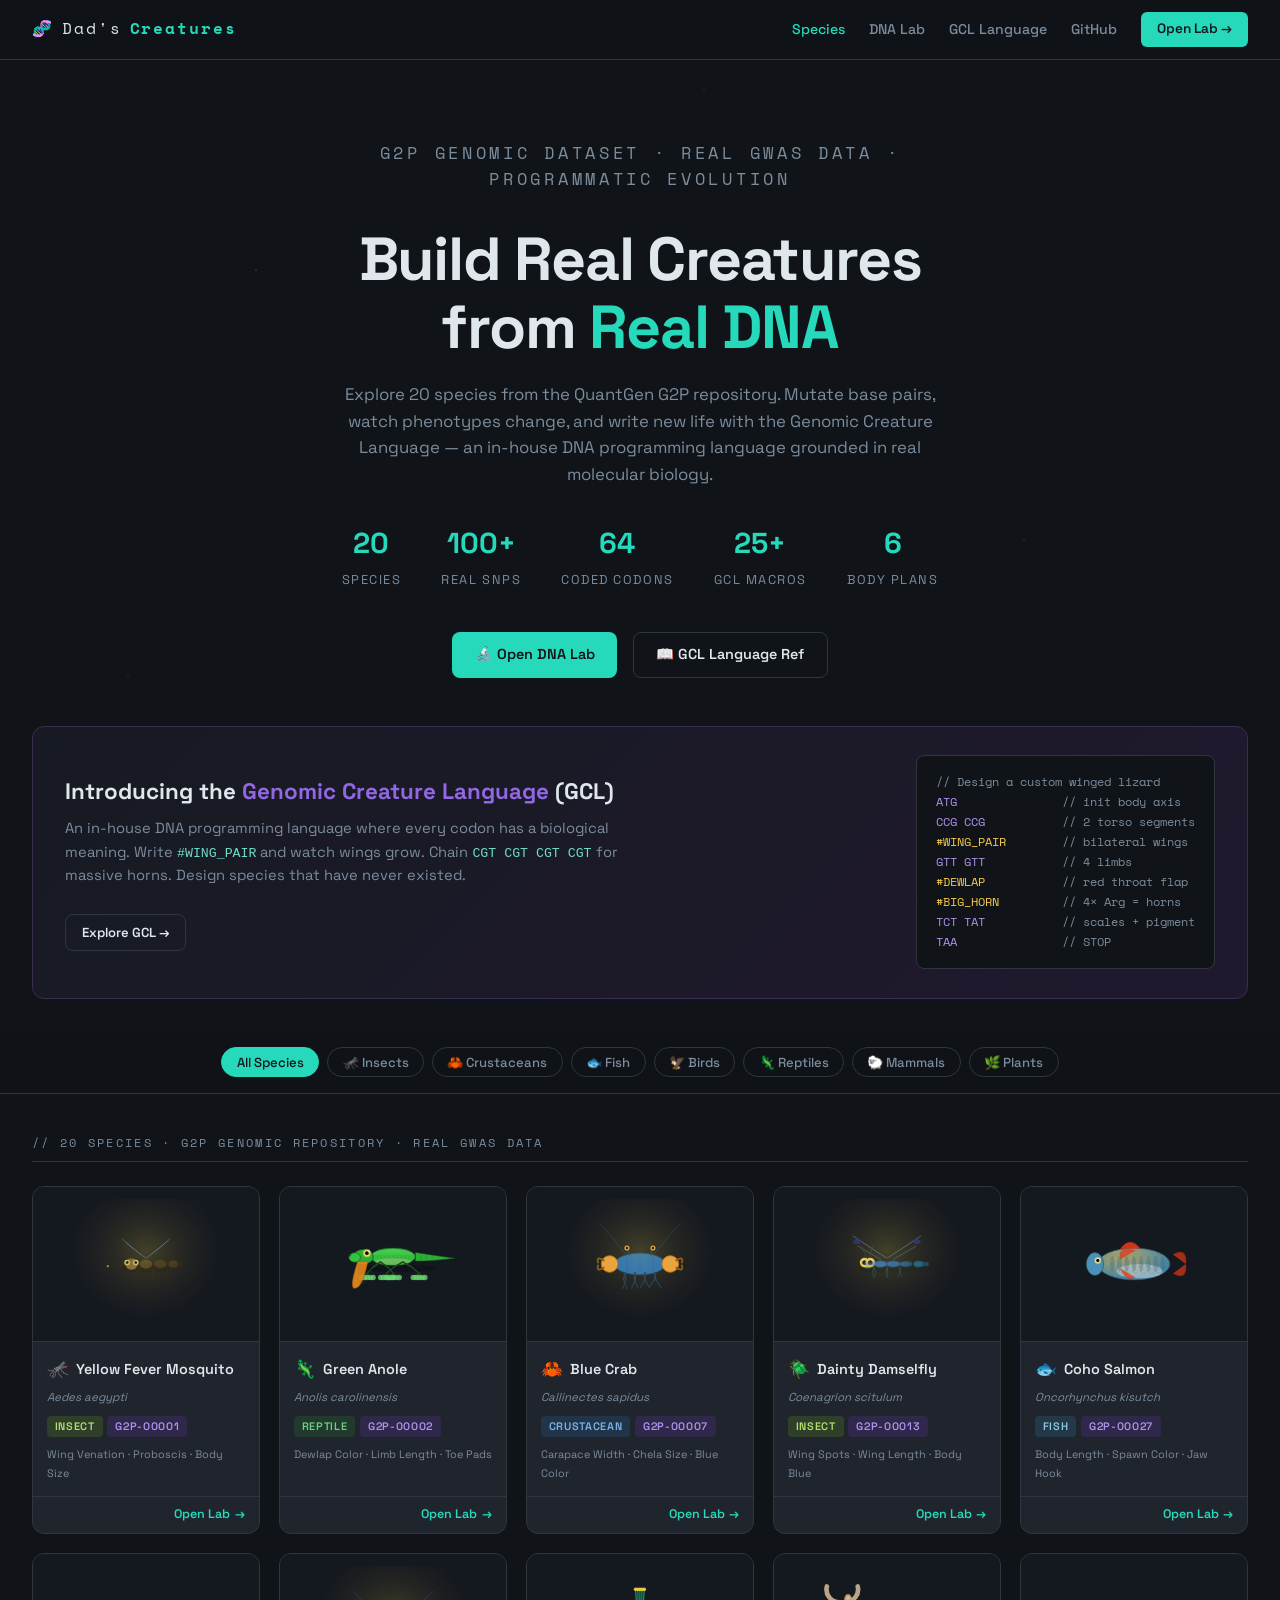
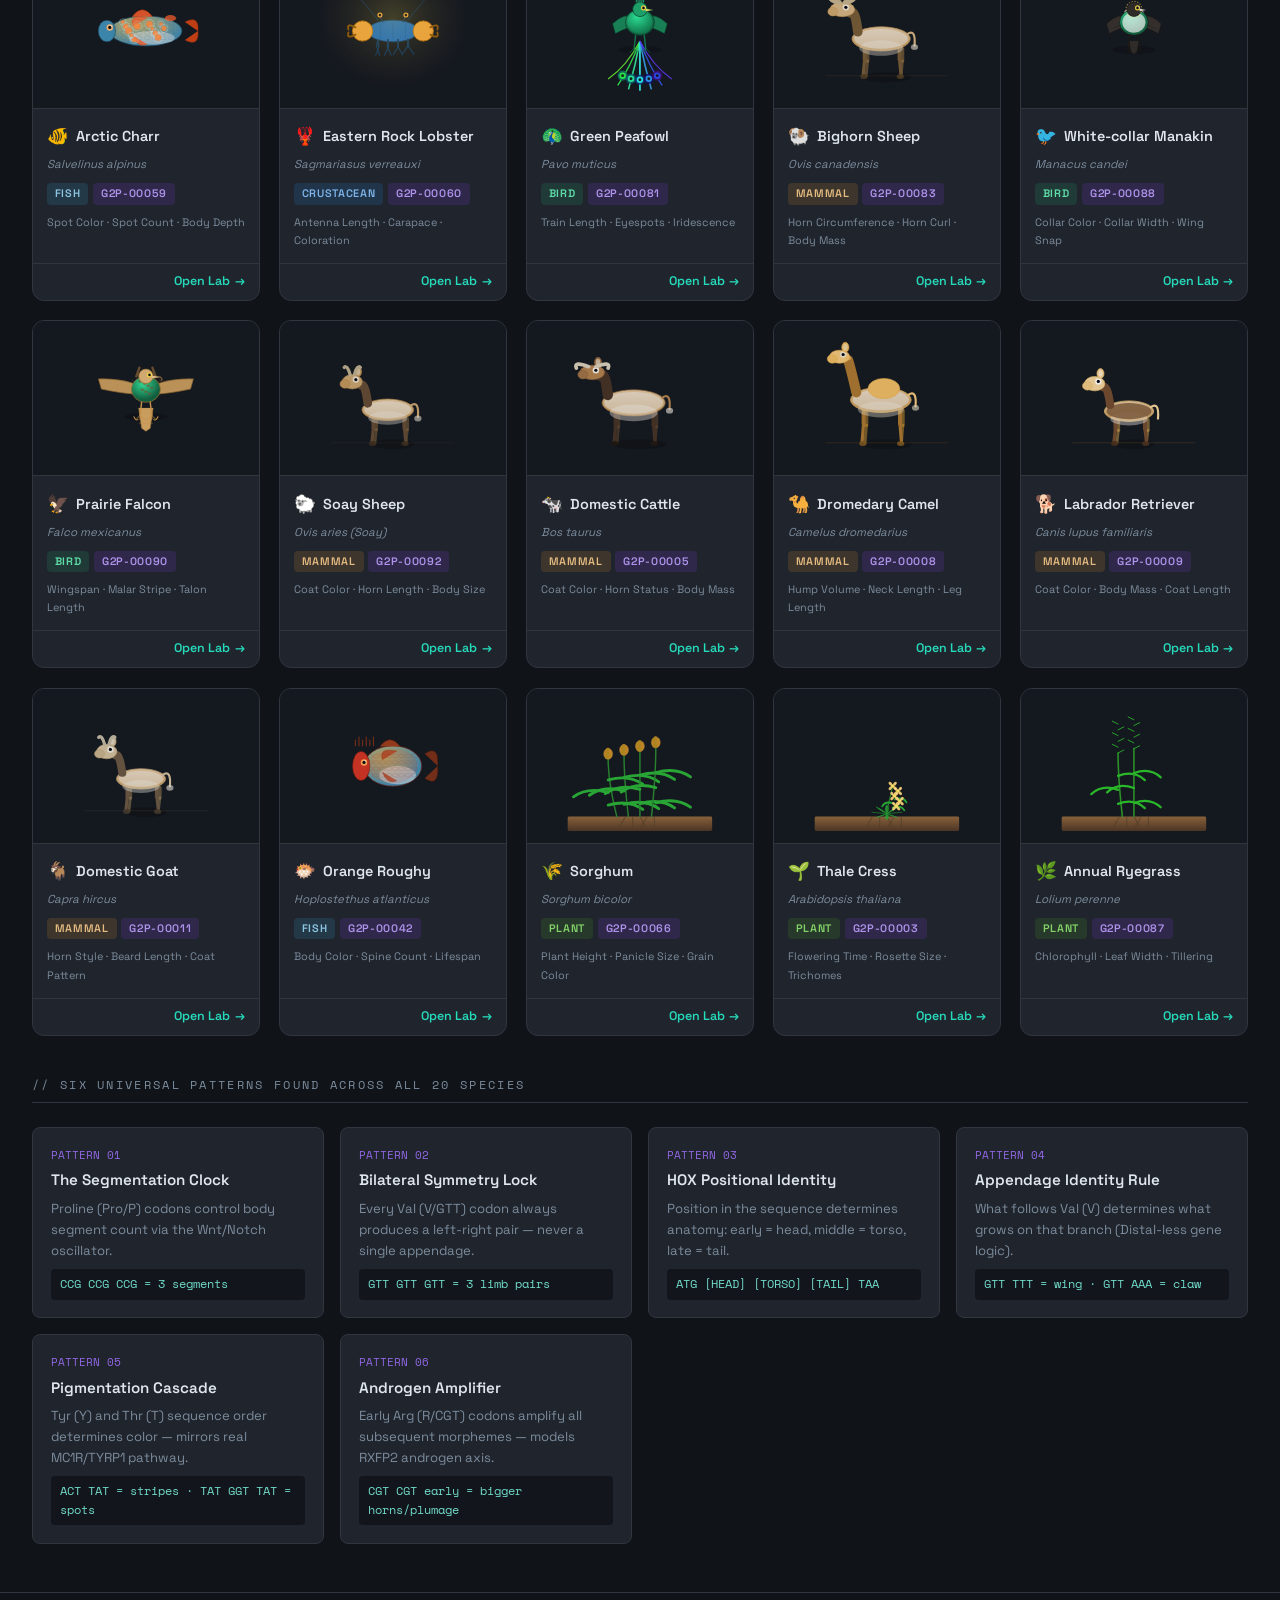
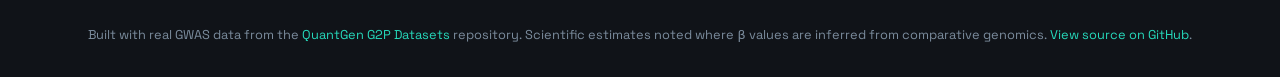
<file: index.html>
<!DOCTYPE html>
<html lang="en">
<head>
  <meta charset="UTF-8"/>
  <meta name="viewport" content="width=device-width, initial-scale=1.0"/>
  <title>Dad's Creatures — Genomic Species Encyclopedia</title>
  <meta name="description" content="Explore 20 real species from the G2P genomic dataset. Mutate DNA sequences, watch creatures change in real-time, and design new life with the Genomic Creature Language (GCL)."/>
  <link rel="preconnect" href="https://fonts.googleapis.com"/>
  <link rel="stylesheet" href="css/gallery.css"/>
</head>
<body>

<!-- ── NAV ─────────────────────────────────────────────────────────── -->
<nav>
  <a class="nav-logo" href="index.html">🧬 <span>Dad's</span>Creatures</a>
  <div class="nav-links">
    <a href="index.html" class="active">Species</a>
    <a href="lab.html">DNA Lab</a>
    <a href="language/index.html">GCL Language</a>
    <a href="https://github.com/Ihbearon/Dads-creatures" target="_blank">GitHub</a>
    <a href="lab.html" class="cta">Open Lab →</a>
  </div>
</nav>

<!-- ── HERO ─────────────────────────────────────────────────────────── -->
<section class="hero">
  <p class="hero-eyebrow">G2P Genomic Dataset · Real GWAS Data · Programmatic Evolution</p>
  <h1>Build Real Creatures<br/>from <em>Real DNA</em></h1>
  <p>Explore 20 species from the QuantGen G2P repository. Mutate base pairs, watch phenotypes change, and write new life with the Genomic Creature Language — an in-house DNA programming language grounded in real molecular biology.</p>
  <div class="hero-stats">
    <div class="hero-stat"><strong>20</strong><span>Species</span></div>
    <div class="hero-stat"><strong>100+</strong><span>Real SNPs</span></div>
    <div class="hero-stat"><strong>64</strong><span>Coded Codons</span></div>
    <div class="hero-stat"><strong>25+</strong><span>GCL Macros</span></div>
    <div class="hero-stat"><strong>6</strong><span>Body Plans</span></div>
  </div>
  <div class="hero-actions">
    <a href="lab.html" class="btn btn-primary">🔬 Open DNA Lab</a>
    <a href="language/index.html" class="btn btn-secondary">📖 GCL Language Ref</a>
  </div>
</section>

<!-- ── GCL PROMO STRIP ─────────────────────────────────────────────── -->
<div class="gcl-strip" style="margin: 0 2rem 2rem; padding: 1.8rem 2rem;">
  <div>
    <h2>Introducing the <span>Genomic Creature Language</span> (GCL)</h2>
    <p>An in-house DNA programming language where every codon has a biological meaning. Write <code style="color:hsl(170,60%,65%);font-size:0.9em">#WING_PAIR</code> and watch wings grow. Chain <code style="color:hsl(170,60%,65%);font-size:0.9em">CGT CGT CGT CGT</code> for massive horns. Design species that have never existed.</p>
    <br/>
    <a href="language/index.html" class="btn btn-secondary" style="font-size:0.82rem;padding:0.45rem 1rem">Explore GCL →</a>
  </div>
  <div class="gcl-code"><span class="cm">// Design a custom winged lizard</span>
<span class="kw">ATG</span>               <span class="cm">// init body axis</span>
<span class="kw">CCG CCG</span>           <span class="cm">// 2 torso segments</span>
<span class="nt">#WING_PAIR</span>        <span class="cm">// bilateral wings</span>
<span class="kw">GTT GTT</span>           <span class="cm">// 4 limbs</span>
<span class="nt">#DEWLAP</span>           <span class="cm">// red throat flap</span>
<span class="nt">#BIG_HORN</span>         <span class="cm">// 4× Arg = horns</span>
<span class="kw">TCT TAT</span>           <span class="cm">// scales + pigment</span>
<span class="kw">TAA</span>               <span class="cm">// STOP</span></div>
</div>

<!-- ── FILTER BAR ─────────────────────────────────────────────────── -->
<div class="filter-bar">
  <button class="filter-btn active" data-filter="all">All Species</button>
  <button class="filter-btn" data-filter="insect">🦟 Insects</button>
  <button class="filter-btn" data-filter="crustacean">🦀 Crustaceans</button>
  <button class="filter-btn" data-filter="fish">🐟 Fish</button>
  <button class="filter-btn" data-filter="bird">🦅 Birds</button>
  <button class="filter-btn" data-filter="reptile">🦎 Reptiles</button>
  <button class="filter-btn" data-filter="mammal">🐑 Mammals</button>
  <button class="filter-btn" data-filter="plant">🌿 Plants</button>
</div>

<!-- ── SPECIES GRID ───────────────────────────────────────────────── -->
<section class="gallery-section">
  <p class="section-heading">// 20 species · G2P genomic repository · real GWAS data</p>
  <div class="species-grid" id="speciesGrid">
    <!-- Populated by JS -->
  </div>
</section>

<!-- ── PATTERN SECTION ───────────────────────────────────────────── -->
<section class="patterns-section">
  <p class="section-heading">// six universal patterns found across all 20 species</p>
  <div class="pattern-cards">
    <div class="pattern-card">
      <div class="pattern-number">PATTERN 01</div>
      <h3>The Segmentation Clock</h3>
      <p>Proline (Pro/P) codons control body segment count via the Wnt/Notch oscillator.</p>
      <code>CCG CCG CCG = 3 segments</code>
    </div>
    <div class="pattern-card">
      <div class="pattern-number">PATTERN 02</div>
      <h3>Bilateral Symmetry Lock</h3>
      <p>Every Val (V/GTT) codon always produces a left-right pair — never a single appendage.</p>
      <code>GTT GTT GTT = 3 limb pairs</code>
    </div>
    <div class="pattern-card">
      <div class="pattern-number">PATTERN 03</div>
      <h3>HOX Positional Identity</h3>
      <p>Position in the sequence determines anatomy: early = head, middle = torso, late = tail.</p>
      <code>ATG [HEAD] [TORSO] [TAIL] TAA</code>
    </div>
    <div class="pattern-card">
      <div class="pattern-number">PATTERN 04</div>
      <h3>Appendage Identity Rule</h3>
      <p>What follows Val (V) determines what grows on that branch (Distal-less gene logic).</p>
      <code>GTT TTT = wing · GTT AAA = claw</code>
    </div>
    <div class="pattern-card">
      <div class="pattern-number">PATTERN 05</div>
      <h3>Pigmentation Cascade</h3>
      <p>Tyr (Y) and Thr (T) sequence order determines color — mirrors real MC1R/TYRP1 pathway.</p>
      <code>ACT TAT = stripes · TAT GGT TAT = spots</code>
    </div>
    <div class="pattern-card">
      <div class="pattern-number">PATTERN 06</div>
      <h3>Androgen Amplifier</h3>
      <p>Early Arg (R/CGT) codons amplify all subsequent morphemes — models RXFP2 androgen axis.</p>
      <code>CGT CGT early = bigger horns/plumage</code>
    </div>
  </div>
</section>

<!-- ── FOOTER ─────────────────────────────────────────────────────── -->
<footer>
  <p>Built with real GWAS data from the <a href="https://github.com/QuantGen/G2P-Datasets" target="_blank">QuantGen G2P Datasets</a> repository.
  Scientific estimates noted where β values are inferred from comparative genomics.
  <a href="https://github.com/Ihbearon/Dads-creatures" target="_blank">View source on GitHub</a>.</p>
</footer>

<script>
// ── Species metadata for gallery cards ──────────────────────────────
const SPECIES_META = [
  { id:'mosquito',       name:'Yellow Fever Mosquito', sci:'Aedes aegypti',          icon:'🦟', type:'insect',     g2p:'00001', traits:['Wing Venation','Proboscis','Body Size'] },
  { id:'green-anole',    name:'Green Anole',           sci:'Anolis carolinensis',    icon:'🦎', type:'reptile',    g2p:'00002', traits:['Dewlap Color','Limb Length','Toe Pads'] },
  { id:'blue-crab',      name:'Blue Crab',             sci:'Callinectes sapidus',   icon:'🦀', type:'crustacean', g2p:'00007', traits:['Carapace Width','Chela Size','Blue Color'] },
  { id:'damselfly',      name:'Dainty Damselfly',      sci:'Coenagrion scitulum',   icon:'🪲', type:'insect',     g2p:'00013', traits:['Wing Spots','Wing Length','Body Blue'] },
  { id:'coho-salmon',    name:'Coho Salmon',           sci:'Oncorhynchus kisutch',  icon:'🐟', type:'fish',       g2p:'00027', traits:['Body Length','Spawn Color','Jaw Hook'] },
  { id:'arctic-charr',   name:'Arctic Charr',          sci:'Salvelinus alpinus',    icon:'🐠', type:'fish',       g2p:'00059', traits:['Spot Color','Spot Count','Body Depth'] },
  { id:'rock-lobster',   name:'Eastern Rock Lobster',  sci:'Sagmariasus verreauxi', icon:'🦞', type:'crustacean', g2p:'00060', traits:['Antenna Length','Carapace','Coloration'] },
  { id:'green-peafowl',  name:'Green Peafowl',         sci:'Pavo muticus',          icon:'🦚', type:'bird',       g2p:'00081', traits:['Train Length','Eyespots','Iridescence'] },
  { id:'bighorn-sheep',  name:'Bighorn Sheep',         sci:'Ovis canadensis',       icon:'🐏', type:'mammal',     g2p:'00083', traits:['Horn Circumference','Horn Curl','Body Mass'] },
  { id:'manakin',        name:'White-collar Manakin',  sci:'Manacus candei',        icon:'🐦', type:'bird',       g2p:'00088', traits:['Collar Color','Collar Width','Wing Snap'] },
  { id:'prairie-falcon', name:'Prairie Falcon',        sci:'Falco mexicanus',       icon:'🦅', type:'bird',       g2p:'00090', traits:['Wingspan','Malar Stripe','Talon Length'] },
  { id:'soay-sheep',     name:'Soay Sheep',            sci:'Ovis aries (Soay)',     icon:'🐑', type:'mammal',     g2p:'00092', traits:['Coat Color','Horn Length','Body Size'] },
  { id:'cattle',         name:'Domestic Cattle',       sci:'Bos taurus',            icon:'🐄', type:'mammal',     g2p:'00005', traits:['Coat Color','Horn Status','Body Mass'] },
  { id:'camel',          name:'Dromedary Camel',       sci:'Camelus dromedarius',   icon:'🐪', type:'mammal',     g2p:'00008', traits:['Hump Volume','Neck Length','Leg Length'] },
  { id:'labrador',       name:'Labrador Retriever',    sci:'Canis lupus familiaris',icon:'🐕', type:'mammal',     g2p:'00009', traits:['Coat Color','Body Mass','Coat Length'] },
  { id:'goat',           name:'Domestic Goat',         sci:'Capra hircus',          icon:'🐐', type:'mammal',     g2p:'00011', traits:['Horn Style','Beard Length','Coat Pattern'] },
  { id:'orange-roughy',  name:'Orange Roughy',         sci:'Hoplostethus atlanticus',icon:'🐡',type:'fish',       g2p:'00042', traits:['Body Color','Spine Count','Lifespan'] },
  { id:'sorghum',        name:'Sorghum',               sci:'Sorghum bicolor',       icon:'🌾', type:'plant',      g2p:'00066', traits:['Plant Height','Panicle Size','Grain Color'] },
  { id:'arabidopsis',    name:'Thale Cress',           sci:'Arabidopsis thaliana',  icon:'🌱', type:'plant',      g2p:'00003', traits:['Flowering Time','Rosette Size','Trichomes'] },
  { id:'grass-plant',    name:'Annual Ryegrass',       sci:'Lolium perenne',        icon:'🌿', type:'plant',      g2p:'00087', traits:['Chlorophyll','Leaf Width','Tillering'] },
];

const TYPE_TAG = {
  insect:'tag-insect', crustacean:'tag-crustacean', fish:'tag-fish',
  bird:'tag-bird', reptile:'tag-reptile', mammal:'tag-mammal', plant:'tag-plant'
};

function buildCard(sp) {
  const link   = `lab.html?species=${sp.id}`;
  const tagCls = TYPE_TAG[sp.type] || '';
  const traits = sp.traits.map(t => `<span style="font-size:0.68rem;color:var(--muted)">${t}</span>`).join(' · ');
  return `
  <a class="species-card" href="${link}" data-type="${sp.type}" id="card-${sp.id}" aria-label="Open ${sp.name} lab">
    <div class="card-svg-wrap">
      <svg viewBox="0 0 200 180" id="svg-${sp.id}"></svg>
    </div>
    <div class="card-body">
      <div class="card-icon-name">
        <span class="card-icon">${sp.icon}</span>
        <span class="card-name">${sp.name}</span>
      </div>
      <div class="card-sci">${sp.sci}</div>
      <div class="card-tags">
        <span class="tag ${tagCls}">${sp.type}</span>
        <span class="tag tag-g2p">G2P-${sp.g2p}</span>
      </div>
      <div style="font-size:0.72rem;color:var(--muted)">${traits}</div>
    </div>
    <div class="card-open" style="padding:0.5rem 0.85rem">Open Lab <span>→</span></div>
  </a>`;
}

// Render grid
const grid = document.getElementById('speciesGrid');
grid.innerHTML = SPECIES_META.map(buildCard).join('');

// Filter buttons
document.querySelectorAll('.filter-btn').forEach(btn => {
  btn.addEventListener('click', () => {
    document.querySelectorAll('.filter-btn').forEach(b => b.classList.remove('active'));
    btn.classList.add('active');
    const filter = btn.dataset.filter;
    document.querySelectorAll('.species-card').forEach(card => {
      const show = filter === 'all' || card.dataset.type === filter;
      card.style.display = show ? 'flex' : 'none';
    });
  });
});

// Render species SVG thumbnails after load
window.addEventListener('load', () => {
  // Load all renderer scripts then render thumbnails
  const scripts = [
    'js/codon-table.js','js/gene-parser.js','js/snp-scanner.js',
    'js/polygenic-score.js','js/creature-builder.js',
    'js/renderers/render-insect.js','js/renderers/render-fish.js',
    'js/renderers/render-bird.js','js/renderers/render-reptile.js',
    'js/renderers/render-mammal.js','js/renderers/render-plant.js',
    'js/species-renderer.js'
  ];

  let loaded = 0;
  for (const src of scripts) {
    const s = document.createElement('script');
    s.src = src;
    s.onload = () => {
      loaded++;
      if (loaded === scripts.length) renderThumbnails();
    };
    document.body.appendChild(s);
  }

  function renderThumbnails() {
    // Load species registry then render each card
    fetch('data/species-registry.json')
      .then(r => r.json())
      .then(registry => {
        for (const sp of SPECIES_META) {
          const svgEl   = document.getElementById(`svg-${sp.id}`);
          const specDef = registry.species[sp.id];
          if (!svgEl || !specDef) continue;
          // Build baseline scores (all traits at their baseline)
          const baseScores = {};
          for (const [k, def] of Object.entries(specDef.traits || {})) {
            const range = (def.max - def.min) || 1;
            const norm  = ((def.baseline - def.min) / range) * 100;
            baseScores[k] = { normalizedScore: norm, traitValue: def.baseline };
          }
          try {
            renderSpecies(sp.id, baseScores, svgEl, []);
          } catch(e) {
            svgEl.innerHTML = `<text x="100" y="90" text-anchor="middle" fill="#666" font-size="24">${sp.icon}</text>`;
          }
        }
      })
      .catch(() => {
        // fallback: just show emoji
        for (const sp of SPECIES_META) {
          const svgEl = document.getElementById(`svg-${sp.id}`);
          if (svgEl) svgEl.innerHTML = `<text x="100" y="90" text-anchor="middle" fill="#aaa" font-size="48">${sp.icon}</text>`;
        }
      });
  }
});
</script>
</body>
</html>
</file>
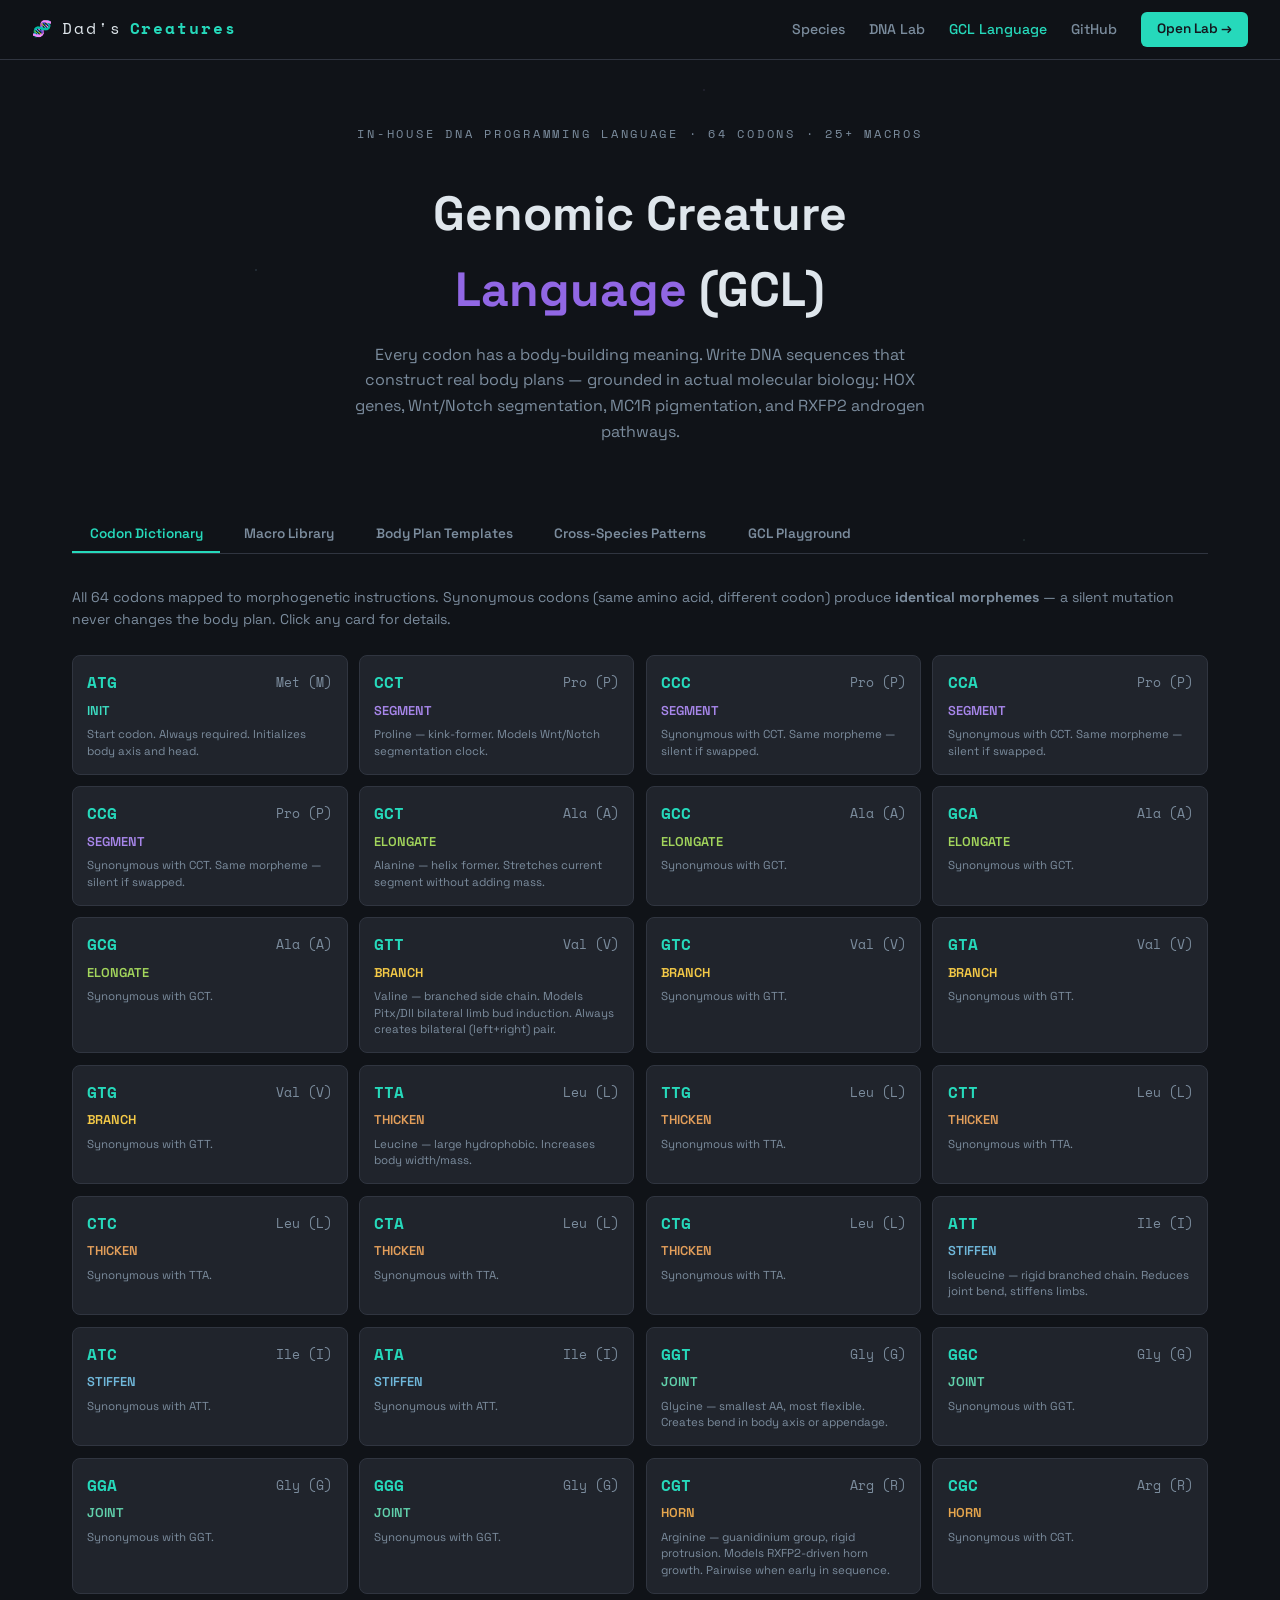
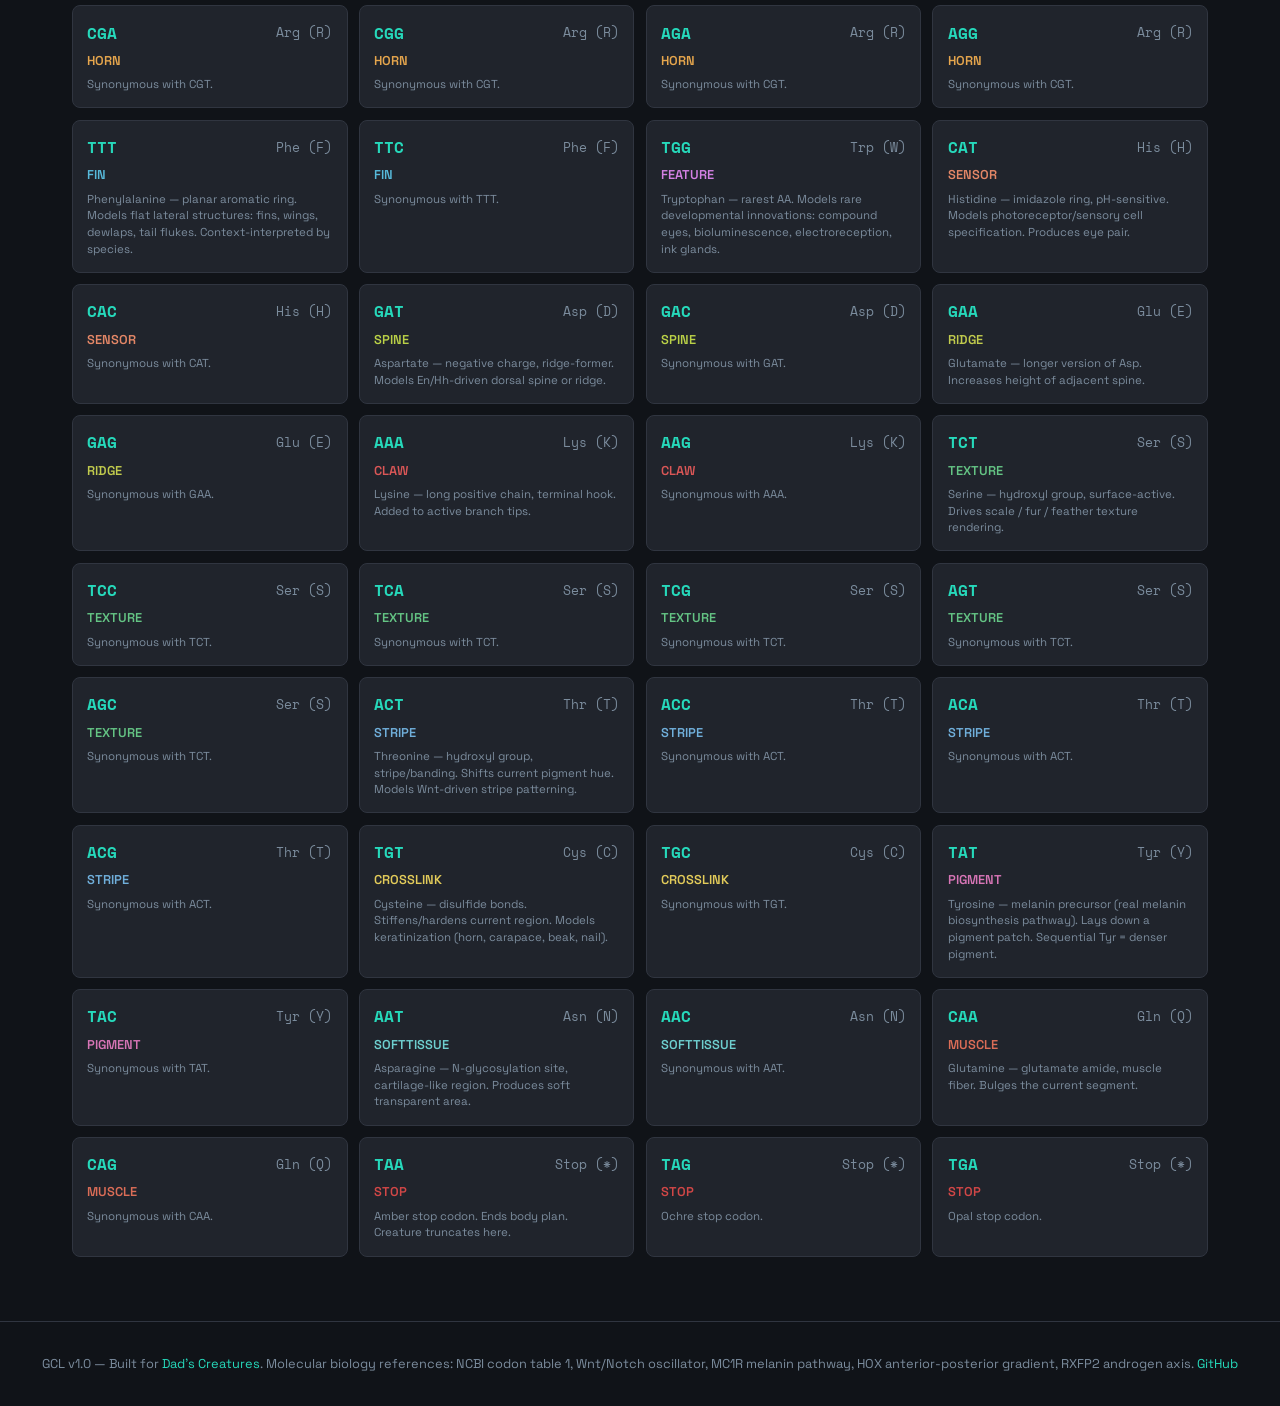
<file: language/index.html>
<!DOCTYPE html>
<html lang="en">
<head>
  <meta charset="UTF-8"/>
  <meta name="viewport" content="width=device-width, initial-scale=1.0"/>
  <title>Genomic Creature Language — Reference</title>
  <meta name="description" content="Complete reference for the Genomic Creature Language (GCL) — an in-house DNA programming language mapping every codon to a morphogenetic instruction."/>
  <link rel="preconnect" href="https://fonts.googleapis.com"/>
  <link rel="stylesheet" href="../css/gallery.css"/>
  <style>
    /* ── Language page extras ─────────────────────────────────────── */
    .lang-hero { padding: 4rem 2rem 2.5rem; text-align: center; position:relative;z-index:1; }
    .lang-hero h1 { font-size:clamp(1.8rem,4vw,3rem); font-weight:700; margin-bottom:0.8rem; }
    .lang-hero h1 em { font-style:normal; color:var(--accent2); }
    .lang-hero p { color:var(--muted); max-width:580px; margin:0 auto 2rem; }

    .content-wrap { max-width:1200px; margin:0 auto; padding:0 2rem 4rem; position:relative;z-index:1; }

    /* Tabs */
    .tab-bar { display:flex; gap:0.4rem; flex-wrap:wrap; border-bottom:1px solid var(--border); margin-bottom:2rem; }
    .tab-btn { padding:0.55rem 1.1rem; font-size:0.85rem; font-weight:600; border:none;
      background:transparent; color:var(--muted); cursor:pointer; border-bottom:2px solid transparent;
      transition:all 0.18s; font-family:var(--font); }
    .tab-btn.active { color:var(--accent); border-bottom-color:var(--accent); }
    .tab-btn:hover { color:var(--text); }
    .tab-panel { display:none; }
    .tab-panel.active { display:block; }

    /* Codon table */
    .codon-grid { display:grid; grid-template-columns:repeat(auto-fill,minmax(220px,1fr)); gap:0.7rem; }
    .codon-card { background:var(--card); border:1px solid var(--border); border-radius:var(--r-sm);
      padding:0.9rem; display:flex; flex-direction:column; gap:0.3rem; cursor:pointer;
      transition:border-color 0.18s, transform 0.18s; }
    .codon-card:hover { border-color:var(--accent); transform:translateY(-2px); }
    .codon-top { display:flex; align-items:center; justify-content:space-between; }
    .codon-seq { font-family:var(--mono); font-size:1rem; font-weight:700; color:var(--accent); }
    .codon-aa { font-family:var(--mono); font-size:0.8rem; color:var(--muted); }
    .codon-morpheme { font-size:0.8rem; font-weight:600; }
    .codon-note { font-size:0.72rem; color:var(--muted); line-height:1.45; }

    /* Morpheme colors */
    .m-init      { color:hsl(170,70%,55%); }   .m-segment   { color:hsl(260,70%,72%); }
    .m-elongate  { color:hsl(85,60%,60%); }    .m-branch    { color:hsl(45,90%,62%); }
    .m-thicken   { color:hsl(30,70%,62%); }    .m-stiffen   { color:hsl(200,60%,65%); }
    .m-joint     { color:hsl(160,55%,60%); }   .m-horn      { color:hsl(35,75%,60%); }
    .m-fin       { color:hsl(195,65%,60%); }   .m-feature   { color:hsl(290,65%,70%); }
    .m-sensor    { color:hsl(15,70%,65%); }    .m-spine     { color:hsl(70,60%,55%); }
    .m-ridge     { color:hsl(65,55%,55%); }    .m-claw      { color:hsl(0,65%,60%); }
    .m-texture   { color:hsl(140,45%,58%); }   .m-stripe    { color:hsl(205,60%,65%); }
    .m-crosslink { color:hsl(50,70%,62%); }    .m-pigment   { color:hsl(320,55%,65%); }
    .m-softTissue{ color:hsl(180,50%,62%); }   .m-muscle    { color:hsl(10,65%,60%); }
    .m-stop      { color:hsl(0,60%,55%);  }

    /* Macro table */
    .macro-table { width:100%; border-collapse:collapse; }
    .macro-table th { text-align:left; padding:0.6rem 0.8rem; border-bottom:1px solid var(--border);
      font-size:0.75rem; text-transform:uppercase; letter-spacing:0.1em; color:var(--muted); }
    .macro-table td { padding:0.65rem 0.8rem; border-bottom:1px solid var(--border); font-size:0.85rem; vertical-align:top; }
    .macro-table tr:hover td { background:var(--card); }
    .macro-name { font-family:var(--mono); color:hsl(170,70%,55%); font-weight:700; }
    .macro-exp  { font-family:var(--mono); color:hsl(260,60%,70%); font-size:0.78rem; word-break:break-all; }

    /* Interactive editor */
    .gcl-editor-wrap { display:grid; grid-template-columns:1fr 1fr; gap:1.5rem; }
    .editor-panel { background:var(--card); border:1px solid var(--border); border-radius:var(--r); overflow:hidden; }
    .editor-header { padding:0.65rem 1rem; border-bottom:1px solid var(--border);
      font-family:var(--mono); font-size:0.72rem; color:var(--muted); display:flex; justify-content:space-between; align-items:center; }
    #gclInput { width:100%; min-height:220px; padding:1rem; background:hsl(220,20%,9%);
      color:hsl(170,70%,70%); font-family:var(--mono); font-size:0.82rem; border:none;
      outline:none; resize:vertical; line-height:1.7; }
    .compile-btn { padding:0.45rem 1rem; background:var(--accent); color:hsl(220,20%,8%);
      border:none; border-radius:6px; font-weight:700; cursor:pointer; font-size:0.82rem;
      font-family:var(--font); transition:background 0.18s; }
    .compile-btn:hover { background:hsl(170,70%,60%); }
    #gclOutput { padding:1rem; font-family:var(--mono); font-size:0.78rem; color:var(--text);
      min-height:220px; white-space:pre-wrap; word-break:break-all; }
    .gcl-tok-codon   { color:hsl(260,70%,72%); }
    .gcl-tok-macro   { color:hsl(170,70%,55%); font-weight:700; }
    .gcl-tok-template{ color:hsl(45,90%,62%); font-weight:700; }
    .gcl-tok-error   { color:hsl(0,70%,60%); text-decoration:underline wavy; }
    .gcl-result      { margin-top:0.8rem; padding:0.8rem; background:hsl(220,20%,9%);
      border-radius:6px; border-left:3px solid var(--accent); }

    /* Body plan templates */
    .template-grid { display:grid; grid-template-columns:repeat(auto-fill,minmax(280px,1fr)); gap:1rem; }
    .tmpl-card { background:var(--card); border:1px solid var(--border); border-radius:var(--r-sm); padding:1.1rem; }
    .tmpl-card h3 { font-size:0.92rem; font-weight:600; margin-bottom:0.4rem; color:var(--accent); }
    .tmpl-card p  { font-size:0.78rem; color:var(--muted); margin-bottom:0.6rem; }
    .tmpl-code    { font-family:var(--mono); font-size:0.72rem; color:hsl(260,60%,70%);
      background:hsl(220,20%,9%); padding:0.6rem 0.8rem; border-radius:4px; white-space:pre-wrap; }
    .tmpl-rules   { margin-top:0.6rem; }
    .tmpl-rules li{ font-size:0.72rem; color:var(--muted); margin-bottom:0.25rem; padding-left:0.8rem; }
    .use-tmpl { margin-top:0.7rem; font-size:0.75rem; font-weight:600; color:var(--accent);
      cursor:pointer; border:none; background:transparent; font-family:var(--font); }
    .use-tmpl:hover { text-decoration:underline; }

    /* Pattern section */
    .pattern-big { background:var(--card); border:1px solid var(--border); border-radius:var(--r);
      padding:1.4rem; margin-bottom:1.2rem; }
    .pattern-big h3 { font-size:1rem; font-weight:600; margin-bottom:0.5rem; }
    .pattern-big .gene-badge { font-family:var(--mono); font-size:0.72rem; color:hsl(45,90%,62%);
      background:hsla(45,90%,62%,0.12); padding:0.15rem 0.5rem; border-radius:4px; }
    .pattern-big table { width:100%; margin-top:0.8rem; border-collapse:collapse; }
    .pattern-big td, .pattern-big th {
      padding:0.45rem 0.65rem; border-bottom:1px solid var(--border); font-size:0.8rem; }
    .pattern-big th { color:var(--muted); font-size:0.72rem; letter-spacing:0.08em; }
    .pattern-big td:first-child { font-family:var(--mono); color:hsl(260,70%,72%); }

    @media(max-width:640px) {
      .gcl-editor-wrap { grid-template-columns:1fr; }
    }
  </style>
</head>
<body>

<nav>
  <a class="nav-logo" href="../index.html">🧬 <span>Dad's</span>Creatures</a>
  <div class="nav-links">
    <a href="../index.html">Species</a>
    <a href="../lab.html">DNA Lab</a>
    <a href="index.html" class="active">GCL Language</a>
    <a href="https://github.com/Ihbearon/Dads-creatures" target="_blank">GitHub</a>
    <a href="../lab.html" class="cta">Open Lab →</a>
  </div>
</nav>

<section class="lang-hero">
  <p class="hero-eyebrow">In-House DNA Programming Language · 64 Codons · 25+ Macros</p>
  <h1>Genomic Creature<br/><em>Language</em> (GCL)</h1>
  <p>Every codon has a body-building meaning. Write DNA sequences that construct real body plans — grounded in actual molecular biology: HOX genes, Wnt/Notch segmentation, MC1R pigmentation, and RXFP2 androgen pathways.</p>
</section>

<div class="content-wrap">

  <!-- ── TABS ─────────────────────────────────────────────────────── -->
  <div class="tab-bar">
    <button class="tab-btn active" data-tab="codon-dict">Codon Dictionary</button>
    <button class="tab-btn" data-tab="macros">Macro Library</button>
    <button class="tab-btn" data-tab="templates">Body Plan Templates</button>
    <button class="tab-btn" data-tab="patterns">Cross-Species Patterns</button>
    <button class="tab-btn" data-tab="playground">GCL Playground</button>
  </div>

  <!-- ── CODON DICTIONARY ──────────────────────────────────────────── -->
  <div class="tab-panel active" id="tab-codon-dict">
    <p style="color:var(--muted);font-size:0.88rem;margin-bottom:1.5rem">
      All 64 codons mapped to morphogenetic instructions. Synonymous codons (same amino acid, different codon) produce <strong>identical morphemes</strong> — a silent mutation never changes the body plan. Click any card for details.
    </p>
    <div class="codon-grid" id="codonGrid"></div>
  </div>

  <!-- ── MACRO LIBRARY ─────────────────────────────────────────────── -->
  <div class="tab-panel" id="tab-macros">
    <p style="color:var(--muted);font-size:0.88rem;margin-bottom:1.5rem">
      Named shortcuts that expand into codon sequences. Use <code style="color:hsl(170,65%,60%);font-size:0.9em">#MACRO_NAME</code> anywhere in your GCL source. Macros can be combined freely.
    </p>
    <table class="macro-table">
      <thead><tr><th>Macro</th><th>Expands To</th><th>Description</th></tr></thead>
      <tbody id="macroTableBody"></tbody>
    </table>
  </div>

  <!-- ── BODY PLAN TEMPLATES ───────────────────────────────────────── -->
  <div class="tab-panel" id="tab-templates">
    <p style="color:var(--muted);font-size:0.88rem;margin-bottom:1.5rem">
      Full body plan starting sequences. Use <code style="color:hsl(45,90%,62%);font-size:0.9em">@TEMPLATE_NAME</code> in the GCL Playground to load a complete body plan, then customize from there.
    </p>
    <div class="template-grid" id="templateGrid"></div>
  </div>

  <!-- ── CROSS-SPECIES PATTERNS ────────────────────────────────────── -->
  <div class="tab-panel" id="tab-patterns">
    <p style="color:var(--muted);font-size:0.88rem;margin-bottom:1.5rem">
      Six universal genetic patterns found across all 20 species. These are the rules HOX genes, developmental signaling pathways, and pigmentation cascades use in real organisms — translated into GCL grammar.
    </p>

    <div class="pattern-big">
      <div style="display:flex;align-items:center;gap:0.8rem;margin-bottom:0.4rem">
        <h3>Pattern 1 — The Segmentation Clock</h3>
        <span class="gene-badge">Wnt / Notch oscillator</span>
      </div>
      <p style="font-size:0.85rem;color:var(--muted)">Number of contiguous <strong>Pro (P)</strong> codons after ATG start determines the number of body segments. Real basis: Wnt and Notch signaling creates a molecular clock in developing embryos that pulses once per segment boundary.</p>
      <table><thead><tr><th>GCL Sequence</th><th>Organism Example</th><th>Segment Count</th></tr></thead><tbody>
        <tr><td>ATG CCG CCG CCG</td><td>Mosquito (head/thorax/abdomen)</td><td>3</td></tr>
        <tr><td>ATG CCG CCG CCG CCG CCG</td><td>Crab (5-segment body)</td><td>5</td></tr>
        <tr><td>ATG CCG CCG</td><td>Bird (compact torso)</td><td>2</td></tr>
        <tr><td>ATG CCG</td><td>Fish (single trunk segment)</td><td>1</td></tr>
      </tbody></table>
    </div>

    <div class="pattern-big">
      <div style="display:flex;align-items:center;gap:0.8rem;margin-bottom:0.4rem">
        <h3>Pattern 2 — Bilateral Symmetry Lock</h3>
        <span class="gene-badge">Pitx2 / Nodal laterality axis</span>
      </div>
      <p style="font-size:0.85rem;color:var(--muted)">Every <strong>Val (V / GTT)</strong> codon produces a bilateral (left+right) pair — never a single appendage. Real basis: Pitx2 and Nodal signaling establish left-right asymmetry; Distal-less (Dll) genes then specify the bilateral appendage bud.</p>
      <table><thead><tr><th>Val Count</th><th>Appendages Produced</th><th>Example</th></tr></thead><tbody>
        <tr><td>GTT ×1</td><td>1 limb pair (2 total)</td><td>Snake ancestor (fins only)</td></tr>
        <tr><td>GTT ×2</td><td>2 limb pairs (4 total)</td><td>All tetrapods (4-limbed animals)</td></tr>
        <tr><td>GTT ×3</td><td>3 limb pairs (6 total)</td><td>Insects (6 legs)</td></tr>
        <tr><td>GTT ×4+</td><td>4+ limb pairs (8+ total)</td><td>Crustaceans (multiple walking legs)</td></tr>
      </tbody></table>
    </div>

    <div class="pattern-big">
      <div style="display:flex;align-items:center;gap:0.8rem;margin-bottom:0.4rem">
        <h3>Pattern 3 — HOX Positional Identity</h3>
        <span class="gene-badge">HOX homeodomain gene cluster</span>
      </div>
      <p style="font-size:0.85rem;color:var(--muted)"><strong>Position in sequence → anatomical region.</strong> The first morphemes after ATG are applied to the HEAD region. Middle morphemes build the TORSO. Last morphemes before STOP become TAIL/POSTERIOR structures. This directly mirrors the real HOX gene anterior-posterior expression gradient.</p>
      <table><thead><tr><th>Sequence Position</th><th>Anatomy Assigned</th><th>HOX Gene</th></tr></thead><tbody>
        <tr><td>Morpheme 1–2</td><td>Head (sensory organs, mouthparts, antennae)</td><td>Lab, Dfd, Scr</td></tr>
        <tr><td>Morpheme 3–(n-2)</td><td>Thorax / Torso (limbs, wings, body)</td><td>Antp, Ubx, abd-A</td></tr>
        <tr><td>Morpheme (n-1)–n</td><td>Abdomen / Tail (sexual organs, tail)</td><td>Abd-B</td></tr>
      </tbody></table>
    </div>

    <div class="pattern-big">
      <div style="display:flex;align-items:center;gap:0.8rem;margin-bottom:0.4rem">
        <h3>Pattern 4 — Appendage Identity Rule</h3>
        <span class="gene-badge">Distal-less (Dll) appendage specifier</span>
      </div>
      <p style="font-size:0.85rem;color:var(--muted)">What codon <strong>follows Val</strong> determines what body part grows on that branch. The branch (Val) activates Dll; the <em>next codon's morpheme</em> specifies what Dll builds. This is exactly how selector genes work in real appendage specification.</p>
      <table><thead><tr><th>GCL Sequence</th><th>Appendage Type</th><th>Real Biology</th></tr></thead><tbody>
        <tr><td>GTT TTT</td><td>Wing / fin (planar)</td><td>Wing disc; Dpp-induced flat structure</td></tr>
        <tr><td>GTT AAA</td><td>Claw / talon</td><td>Tip keratinization; BMP4 digit sharpening</td></tr>
        <tr><td>GTT CGT</td><td>Armed spiked limb</td><td>Weaponized appendage; horn protein deposition</td></tr>
        <tr><td>GTT AAT</td><td>Flipper / paddle</td><td>Inter-digital webbing; Wnt5b paddlefish fin</td></tr>
        <tr><td>GTT GGT</td><td>Articulated tentacle</td><td>Flexible multi-joint arm; cephalopod arm model</td></tr>
      </tbody></table>
    </div>

    <div class="pattern-big">
      <div style="display:flex;align-items:center;gap:0.8rem;margin-bottom:0.4rem">
        <h3>Pattern 5 — Pigmentation Cascade</h3>
        <span class="gene-badge">MC1R / TYRP1 / ASIP melanin synthesis</span>
      </div>
      <p style="font-size:0.85rem;color:var(--muted)">The <strong>sequence of Tyr (Y/TAT) and Thr (T/ACT)</strong> codons determines pigment pattern output. Tyr is the literal melanin precursor (L-DOPA pathway); Thr is a stripe-band activator. This mirrors real MC1R-driven melanin switching.</p>
      <table><thead><tr><th>GCL Pattern</th><th>Color Output</th><th>Real Pathway</th></tr></thead><tbody>
        <tr><td>TAT TAT TAT</td><td>Dense dark eumelanin (black/brown)</td><td>MC1R gain-of-function; extension allele</td></tr>
        <tr><td>ACT TAT ACT TAT</td><td>Striped banding</td><td>Wnt-driven stripe activation alternating</td></tr>
        <tr><td>TAT GGT TAT GGT</td><td>Irregular spots</td><td>Joint-break distributes pigment discontinuously</td></tr>
        <tr><td>TAT TGG TAT</td><td>Eyespot (ring around feature)</td><td>optix gene-controlled spot patterning</td></tr>
        <tr><td>GGT TAT (light)</td><td>Paler coat / hide</td><td>ASIP gain suppressing melanocyte activation</td></tr>
      </tbody></table>
    </div>

    <div class="pattern-big">
      <div style="display:flex;align-items:center;gap:0.8rem;margin-bottom:0.4rem">
        <h3>Pattern 6 — Androgen Amplifier</h3>
        <span class="gene-badge">RXFP2 / testosterone receptor axis</span>
      </div>
      <p style="font-size:0.85rem;color:var(--muted)"><strong>Arg (R/CGT) codons in the first 30% of the sequence amplify ALL subsequent morphemes</strong>. This models the real RXFP2 androgen receptor found in Bighorn Sheep and Soay Sheep — where it drives not just horn size but overall morphological intensity. The more Arg early in sequence, the more extreme the phenotype.</p>
      <table><thead><tr><th>Arg Count (early)</th><th>Amplification Effect</th><th>Example Species</th></tr></thead><tbody>
        <tr><td>0× Arg early</td><td>No amplification — baseline morphemes</td><td>Female Soay Sheep (hornless)</td></tr>
        <tr><td>2× Arg early</td><td>+50% morpheme intensity</td><td>Male Soay Sheep (short horns)</td></tr>
        <tr><td>4× Arg early (#BIG_HORN)</td><td>+100% morpheme intensity</td><td>Bighorn Ram (massive curled horns)</td></tr>
        <tr><td>4× Arg + #CURL_HORN early</td><td>+150% + curl geometry</td><td>Record bighorn (full curl)</td></tr>
      </tbody></table>
    </div>
  </div>

  <!-- ── GCL PLAYGROUND ────────────────────────────────────────────── -->
  <div class="tab-panel" id="tab-playground">
    <p style="color:var(--muted);font-size:0.88rem;margin-bottom:1.5rem">
      Write GCL source using codons, <code style="color:hsl(170,65%,60%)">#MACROS</code>, or <code style="color:hsl(45,90%,62%)">@TEMPLATES</code>. Click Compile to expand to a DNA sequence, then open it in the DNA Lab.
    </p>
    <div class="gcl-editor-wrap">
      <div class="editor-panel">
        <div class="editor-header">
          <span>// GCL Source</span>
          <button class="compile-btn" id="compileBtn">Compile →</button>
        </div>
        <textarea id="gclInput" spellcheck="false" placeholder="// Write GCL here. Examples:
ATG CCG CCG GTT GTT #WING_PAIR #DEWLAP TCT TAT TAA

// Or use a template:
@VERTEBRATE_BIRD

// Or build custom:
ATG #CARAPACE GTT GTT GTT AAA AAA TAA">ATG CCG CCG GTT GTT #WING_PAIR #DEWLAP TCT TAT TAA</textarea>
      </div>
      <div class="editor-panel">
        <div class="editor-header">
          <span>// Compiled Output</span>
          <button class="compile-btn" id="openLabBtn" style="background:var(--accent2);display:none">Open in Lab →</button>
        </div>
        <div id="gclOutput">
          <span style="color:var(--muted)">// Click Compile to expand macros → DNA sequence</span>
        </div>
      </div>
    </div>

    <!-- Quick-insert buttons -->
    <div style="margin-top:1.5rem">
      <p style="font-size:0.78rem;color:var(--muted);margin-bottom:0.7rem">Quick insert:</p>
      <div style="display:flex;flex-wrap:wrap;gap:0.4rem" id="quickInserts"></div>
    </div>
  </div>

</div><!-- /content-wrap -->

<footer>
  <p>GCL v1.0 — Built for <a href="../index.html">Dad's Creatures</a>.
  Molecular biology references: NCBI codon table 1, Wnt/Notch oscillator, MC1R melanin pathway, HOX anterior-posterior gradient, RXFP2 androgen axis.
  <a href="https://github.com/Ihbearon/Dads-creatures" target="_blank">GitHub</a></p>
</footer>

<script src="../js/gcl-engine.js"></script>
<script>
(function() {
  // ── Load GCL dictionary ──────────────────────────────────────────
  fetch('../data/gcl-dictionary.json')
    .then(r => r.json())
    .then(dict => {
      buildCodonGrid(dict.codons);
      buildMacroTable(dict.macros);
      buildTemplateGrid(dict.bodyPlanTemplates);
    })
    .catch(() => {
      // Build from hardcoded GCL engine if fetch fails
      buildCodonGridFromEngine();
    });

  // ── Build codon grid ─────────────────────────────────────────────
  function buildCodonGrid(codons) {
    const grid = document.getElementById('codonGrid');
    grid.innerHTML = Object.entries(codons).map(([codon, def]) => `
      <div class="codon-card" title="${def.note||''}">
        <div class="codon-top">
          <span class="codon-seq">${codon}</span>
          <span class="codon-aa">${def.aa} (${def.abbr})</span>
        </div>
        <span class="codon-morpheme m-${def.morpheme}">${def.morpheme.toUpperCase()}</span>
        <span class="codon-note">${def.note||''}</span>
      </div>`).join('');
  }
  function buildCodonGridFromEngine() {
    // Minimal fallback using hardcoded morpheme map
    const grid = document.getElementById('codonGrid');
    const MORPHEME_COLOR = { init:'#4ecca3', segment:'#9f7aea', elongate:'#68d391', branch:'#f6e05e',
      thicken:'#ed8936', stiffen:'#63b3ed', joint:'#48bb78', horn:'#ed8936', fin:'#63b3ed',
      feature:'#b794f4', sensor:'#fc8181', spine:'#a3e635', ridge:'#bef264', claw:'#fc8181',
      texture:'#68d391', stripe:'#63b3ed', crosslink:'#f6e05e', pigment:'#d53f8c',
      softTissue:'#76e4f7', muscle:'#fc8181', stop:'#f56565' };
    grid.innerHTML = '<p style="color:var(--muted)">Codon dictionary loading… Open the lab for full details.</p>';
  }

  // ── Build macro table ─────────────────────────────────────────────
  function buildMacroTable(macros) {
    const tbody = document.getElementById('macroTableBody');
    tbody.innerHTML = Object.entries(macros).map(([name, def]) => `
      <tr>
        <td><span class="macro-name">${name}</span></td>
        <td><span class="macro-exp">${def.expansion}</span></td>
        <td style="font-size:0.8rem;color:var(--muted)">${def.description||''}</td>
      </tr>`).join('');
  }

  // ── Build template grid ───────────────────────────────────────────
  function buildTemplateGrid(templates) {
    const grid = document.getElementById('templateGrid');
    grid.innerHTML = Object.entries(templates).map(([name, def]) => `
      <div class="tmpl-card">
        <h3>@${name.replace('@','')}</h3>
        <p>${def.description||''}</p>
        <div class="tmpl-code">${def.template||''}</div>
        <ul class="tmpl-rules">${(def.rules||[]).map(r=>`<li>→ ${r}</li>`).join('')}</ul>
        <button class="use-tmpl" data-tmpl="${def.template||''}">Use this template →</button>
      </div>`).join('');

    // Wire "use this template" buttons
    grid.querySelectorAll('.use-tmpl').forEach(btn => {
      btn.addEventListener('click', () => {
        document.querySelector('[data-tab="playground"]').click();
        document.getElementById('gclInput').value = btn.dataset.tmpl;
      });
    });
  }

  // ── Tab switching ─────────────────────────────────────────────────
  document.querySelectorAll('.tab-btn').forEach(btn => {
    btn.addEventListener('click', () => {
      document.querySelectorAll('.tab-btn').forEach(b => b.classList.remove('active'));
      document.querySelectorAll('.tab-panel').forEach(p => p.classList.remove('active'));
      btn.classList.add('active');
      document.getElementById('tab-' + btn.dataset.tab).classList.add('active');
    });
  });

  // ── GCL Playground ───────────────────────────────────────────────
  let lastDNA = '';
  document.getElementById('compileBtn').addEventListener('click', compileGCL);
  document.getElementById('gclInput').addEventListener('keydown', e => {
    if (e.ctrlKey && e.key === 'Enter') compileGCL();
  });

  function compileGCL() {
    const src    = document.getElementById('gclInput').value;
    const result = GCL.compile(src);
    const out    = document.getElementById('gclOutput');

    // Color-coded explanation
    const explain = GCL.explain(src);
    const html = explain.map(t => {
      if (t.type === 'codon')    return `<span class="gcl-tok-codon" title="Codon">${t.token}</span>`;
      if (t.type === 'macro')    return `<span class="gcl-tok-macro" title="Expands: ${t.expansion}">${t.token}</span>`;
      if (t.type === 'template') return `<span class="gcl-tok-template" title="Template">${t.token}</span>`;
      return `<span class="gcl-tok-error" title="Error">${t.token}</span>`;
    }).join(' ');

    let outputHTML = `<div>${html}</div>`;

    if (result.isValid) {
      lastDNA = result.dnaSequence;
      outputHTML += `<div class="gcl-result">
        <div style="font-size:0.72rem;color:var(--muted);margin-bottom:0.4rem">Expanded DNA (${result.dnaSequence.length} bases · ${result.codons.length} codons)</div>
        <div style="word-break:break-all;color:hsl(170,70%,65%);font-family:var(--mono);font-size:0.78rem">${result.dnaSequence}</div>
        <div style="margin-top:0.6rem;font-size:0.72rem;color:hsl(45,90%,62%)">✓ Opens in DNA Lab → Free Creature mode</div>
      </div>`;
      document.getElementById('openLabBtn').style.display = 'block';
    } else {
      outputHTML += `<div class="gcl-result" style="border-color:hsl(0,60%,55%)">
        <div style="color:hsl(0,70%,60%);font-size:0.82rem">⚠ ${result.errors.join('; ')}</div>
      </div>`;
    }
    out.innerHTML = outputHTML;
  }

  document.getElementById('openLabBtn').addEventListener('click', () => {
    if (lastDNA) {
      window.open(`../lab.html?species=creature&seq=${encodeURIComponent(lastDNA)}`, '_blank');
    }
  });

  // Quick insert buttons
  const QUICK = ['#WING_PAIR','#DEWLAP','#BIG_HORN','#CURL_HORN','#COMPOUND_EYE',
    '#ANTENNA','#CARAPACE','#SPOTTED_COAT','#STRIPED_COAT','#CREST','#BIOLUMINESCENT',
    '#PROBOSCIS','#DORSAL_FIN','#PLUMAGE','#BEAK','@ARTHROPOD_INSECT','@VERTEBRATE_BIRD',
    '@VERTEBRATE_FISH','@VERTEBRATE_QUADRUPED','@PLANT_FORB'];
  const qi = document.getElementById('quickInserts');
  QUICK.forEach(m => {
    const btn = document.createElement('button');
    btn.className = 'filter-btn';
    btn.textContent = m;
    btn.style.fontFamily = 'var(--mono)';
    btn.style.fontSize   = '0.72rem';
    btn.addEventListener('click', () => {
      const ta = document.getElementById('gclInput');
      const pos = ta.selectionStart;
      ta.value = ta.value.slice(0, pos) + m + ' ' + ta.value.slice(pos);
      ta.focus();
      ta.selectionStart = ta.selectionEnd = pos + m.length + 1;
    });
    qi.appendChild(btn);
  });
})();
</script>
</body>
</html>
</file>
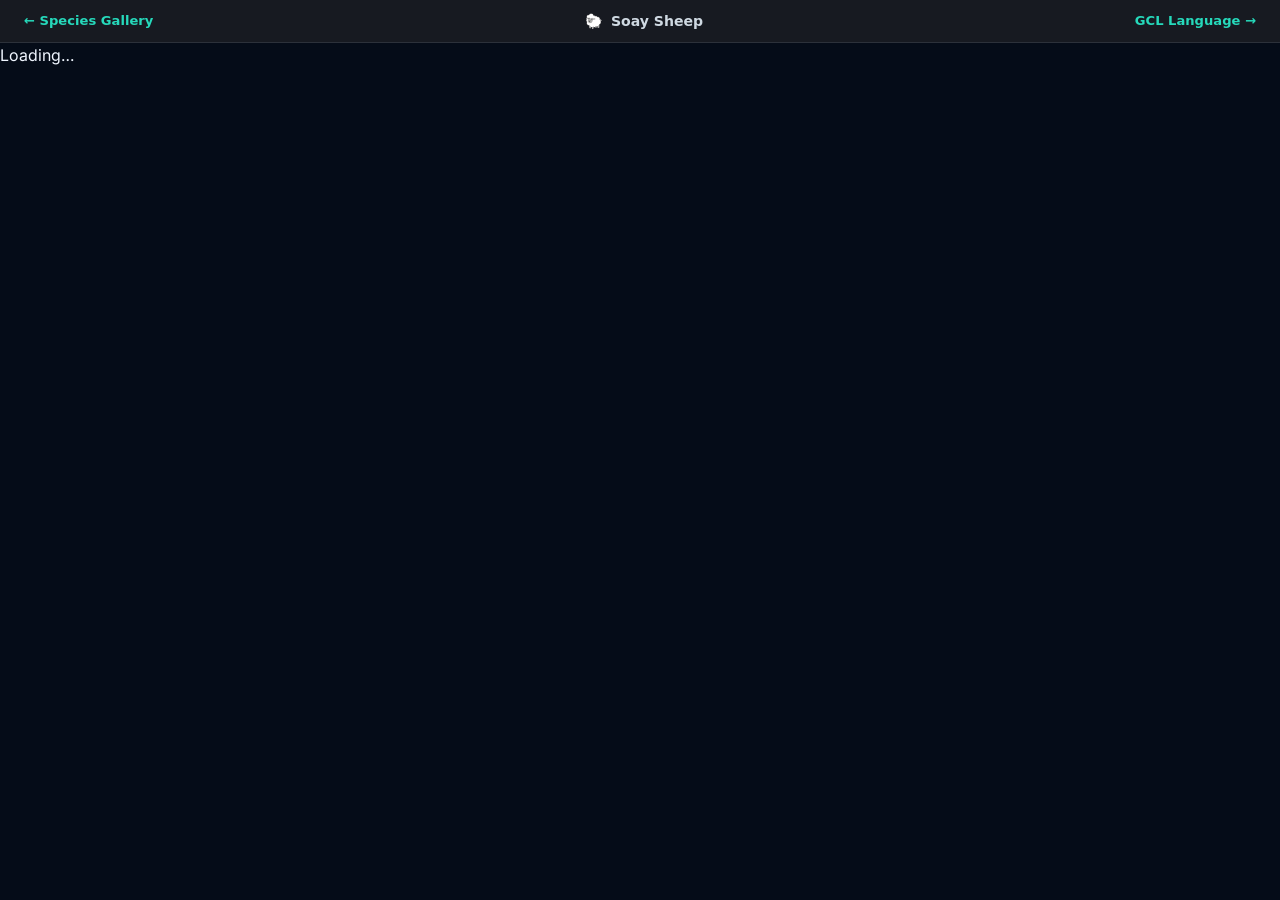
<file: lab.html>
<!DOCTYPE html>
<html lang="en">
<head>
  <meta charset="UTF-8"/>
  <meta name="viewport" content="width=device-width, initial-scale=1.0"/>
  <title id="pageTitle">DNA Lab — Dad's Creatures</title>
  <meta name="description" content="Mutate DNA sequences and watch creatures change in real-time. Powered by real GWAS data from the G2P genomic repository."/>
  <link rel="preconnect" href="https://fonts.googleapis.com"/>
  <link rel="stylesheet" href="css/main.css"/>
</head>
<body>

<!-- ── SPECIES BANNER ────────────────────────────────────────────────── -->
<div id="speciesBanner" style="
  background:hsl(220,18%,11%);border-bottom:1px solid hsl(220,14%,20%);
  display:flex;align-items:center;justify-content:space-between;
  padding:0.6rem 1.5rem;font-family:'Space Grotesk',system-ui,sans-serif;
">
  <a href="index.html" style="color:hsl(170,70%,50%);text-decoration:none;font-size:0.82rem;font-weight:600">
    ← Species Gallery
  </a>
  <div id="bannerName" style="color:hsl(210,25%,85%);font-size:0.88rem;font-weight:600;display:flex;align-items:center;gap:0.5rem">
    <span id="bannerIcon">🧬</span><span id="bannerText">Loading…</span>
  </div>
  <a href="language/index.html" style="color:hsl(170,70%,50%);text-decoration:none;font-size:0.82rem;font-weight:600">
    GCL Language →
  </a>
</div>

<!-- ── MAIN APP ROOT ─────────────────────────────────────────────────── -->
<div id="app">Loading…</div>

<!-- ── SCRIPTS (original load order + new engines) ───────────────────── -->
<script src="js/codon-table.js"></script>
<script src="js/gene-parser.js"></script>
<script src="js/snp-scanner.js"></script>
<script src="js/polygenic-score.js"></script>
<script src="js/creature-builder.js"></script>
<script src="js/gcl-engine.js"></script>
<script src="js/renderers/render-insect.js"></script>
<script src="js/renderers/render-fish.js"></script>
<script src="js/renderers/render-bird.js"></script>
<script src="js/renderers/render-reptile.js"></script>
<script src="js/renderers/render-mammal.js"></script>
<script src="js/renderers/render-plant.js"></script>
<script src="js/species-renderer.js"></script>
<script src="js/renderer.js"></script>

<script>
/**
 * lab.html bootstrap:
 * 1. Read ?species=XXX from URL
 * 2. Load species-registry.json to get base sequence + trait config
 * 3. Update SNP registry state and organism config
 * 4. Mount the existing app.js against this species
 */
(function() {
  const params     = new URLSearchParams(window.location.search);
  const speciesId  = params.get('species') || 'soay-sheep';

  // Set banner immediately from URL param (before registry load)
  const ICONS = {
    'mosquito':'🦟','green-anole':'🦎','blue-crab':'🦀','damselfly':'🪲',
    'coho-salmon':'🐟','arctic-charr':'🐠','rock-lobster':'🦞',
    'green-peafowl':'🦚','bighorn-sheep':'🐏','manakin':'🐦',
    'prairie-falcon':'🦅','soay-sheep':'🐑','cattle':'🐄','camel':'🐪',
    'labrador':'🐕','goat':'🐐','orange-roughy':'🐡','sorghum':'🌾',
    'arabidopsis':'🌱','grass-plant':'🌿','creature':'🦎'
  };

  // Pre-fill banner with URL param species
  document.getElementById('bannerIcon').textContent = ICONS[speciesId] || '🧬';
  document.getElementById('bannerText').textContent  = speciesId.replace(/-/g,' ').replace(/\b\w/g, c=>c.toUpperCase());

  // Store selected species ID for app.js to pick up
  window.__SELECTED_SPECIES = speciesId;

  // Load the species registry, inject organism data, then load app.js
  fetch('data/species-registry.json')
    .then(r => r.json())
    .then(registry => {
      const spec = registry.species[speciesId];
      if (spec) {
        // Update banner with real data
        document.getElementById('bannerText').textContent  = spec.name;
        document.getElementById('bannerIcon').textContent  = spec.icon || ICONS[speciesId] || '🧬';
        document.title = `${spec.name} — DNA Lab`;
        document.getElementById('pageTitle').textContent = `${spec.name} — DNA Lab`;
      }
      // Expose registry globally for app.js and renderers
      window.__SPECIES_REGISTRY = registry;
      window.__CURRENT_SPECIES  = spec || null;
      window.__SPECIES_ID       = speciesId;
    })
    .catch(() => {
      window.__SPECIES_REGISTRY = { species:{} };
      window.__CURRENT_SPECIES  = null;
      window.__SPECIES_ID       = speciesId;
    })
    .finally(() => {
      // Now load app.js — it will find window.__SPECIES_ID
      const s = document.createElement('script');
      s.src = 'js/app.js';
      document.body.appendChild(s);
    });
})();
</script>
</body>
</html>
</file>
<file: css/gallery.css>
/* gallery.css — Species gallery hub styles */
@import url('https://fonts.googleapis.com/css2?family=Space+Grotesk:wght@300;400;500;600;700&family=Space+Mono:ital,wght@0,400;0,700;1,400&display=swap');

/* ─── Reset ─────────────────────────────────────────────────────────── */
*, *::before, *::after { box-sizing: border-box; margin: 0; padding: 0; }
:root {
  --bg:       hsl(220,20%,8%);
  --surface:  hsl(220,18%,12%);
  --card:     hsl(220,16%,15%);
  --border:   hsl(220,14%,22%);
  --text:     hsl(210,25%,90%);
  --muted:    hsl(210,15%,55%);
  --accent:   hsl(170,70%,50%);
  --accent2:  hsl(260,70%,65%);
  --gold:     hsl(45,90%,62%);
  --red:      hsl(0,75%,60%);
  --font:     'Space Grotesk', system-ui, sans-serif;
  --mono:     'Space Mono', monospace;
  --r:        12px;
  --r-sm:     8px;
  --shadow:   0 4px 32px rgba(0,0,0,0.5);
}

body {
  font-family: var(--font);
  background: var(--bg);
  color: var(--text);
  min-height: 100vh;
  line-height: 1.6;
}

/* ─── Starfield backdrop ─────────────────────────────────────────────── */
body::before {
  content: '';
  position: fixed;
  inset: 0;
  background-image:
    radial-gradient(1px 1px at 20% 30%, hsla(200,80%,80%,0.4) 0%, transparent 100%),
    radial-gradient(1px 1px at 55% 10%, hsla(260,80%,80%,0.3) 0%, transparent 100%),
    radial-gradient(1px 1px at 80% 60%, hsla(170,80%,80%,0.3) 0%, transparent 100%),
    radial-gradient(1px 1px at 10% 75%, hsla(45,80%,80%,0.25) 0%, transparent 100%),
    radial-gradient(1px 1px at 65% 80%, hsla(0,80%,80%,0.2) 0%, transparent 100%);
  pointer-events: none;
  z-index: 0;
}

/* ─── NAV ────────────────────────────────────────────────────────────── */
nav {
  position: sticky; top: 0; z-index: 100;
  background: hsla(220,20%,8%,0.85);
  backdrop-filter: blur(14px);
  border-bottom: 1px solid var(--border);
  display: flex; align-items: center; justify-content: space-between;
  padding: 0.75rem 2rem;
}
.nav-logo {
  font-family: var(--mono); font-size: 1rem; font-weight: 700; letter-spacing: 0.12em;
  color: var(--accent); text-decoration: none;
  display: flex; align-items: center; gap: 0.5rem;
}
.nav-logo span { color: var(--text); font-weight: 400; }
.nav-links { display: flex; gap: 1.5rem; align-items: center; }
.nav-links a {
  color: var(--muted); text-decoration: none; font-size: 0.88rem; font-weight: 500;
  transition: color 0.2s;
}
.nav-links a:hover { color: var(--accent); }
.nav-links a.active { color: var(--accent); }
.nav-links .cta {
  background: var(--accent); color: hsl(220,20%,10%); padding: 0.4rem 1rem;
  border-radius: 6px; font-weight: 600; font-size: 0.85rem;
}
.nav-links .cta:hover { background: hsl(170,70%,60%); color: hsl(220,20%,8%); }

/* ─── HERO ────────────────────────────────────────────────────────────── */
.hero {
  text-align: center; padding: 5rem 2rem 3rem;
  position: relative; z-index: 1;
}
.hero-eyebrow {
  font-family: var(--mono); font-size: 0.78rem; letter-spacing: 0.22em;
  text-transform: uppercase; color: var(--accent); margin-bottom: 1rem;
}
.hero h1 {
  font-size: clamp(2.2rem, 5vw, 3.8rem); font-weight: 700; line-height: 1.12;
  letter-spacing: -0.02em; margin-bottom: 1.2rem;
}
.hero h1 em { font-style: normal; color: var(--accent); }
.hero p {
  font-size: 1.05rem; color: var(--muted); max-width: 620px; margin: 0 auto 2rem;
}
.hero-stats {
  display: flex; justify-content: center; gap: 2.5rem; flex-wrap: wrap; margin-bottom: 2.5rem;
}
.hero-stat { text-align: center; }
.hero-stat strong { display: block; font-size: 1.8rem; font-weight: 700; color: var(--accent); }
.hero-stat span { font-size: 0.8rem; color: var(--muted); text-transform: uppercase; letter-spacing: 0.12em; }
.hero-actions { display: flex; gap: 1rem; justify-content: center; flex-wrap: wrap; }
.btn {
  display: inline-flex; align-items: center; gap: 0.5rem;
  padding: 0.65rem 1.4rem; border-radius: 8px; font-weight: 600; font-size: 0.9rem;
  text-decoration: none; border: none; cursor: pointer; transition: all 0.2s;
  font-family: var(--font);
}
.btn-primary { background: var(--accent); color: hsl(220,20%,8%); }
.btn-primary:hover { background: hsl(170,70%,60%); transform: translateY(-1px); }
.btn-secondary { background: transparent; color: var(--text); border: 1px solid var(--border); }
.btn-secondary:hover { border-color: var(--accent); color: var(--accent); }

/* ─── FILTER BAR ─────────────────────────────────────────────────────── */
.filter-bar {
  position: sticky; top: 57px; z-index: 90;
  display: flex; gap: 0.5rem; flex-wrap: wrap; justify-content: center;
  padding: 1rem 2rem;
  background: hsla(220,20%,8%,0.7); backdrop-filter: blur(8px);
  border-bottom: 1px solid var(--border);
}
.filter-btn {
  padding: 0.35rem 0.9rem; border-radius: 999px; font-size: 0.82rem; font-weight: 500;
  border: 1px solid var(--border); background: transparent; color: var(--muted);
  cursor: pointer; transition: all 0.18s; font-family: var(--font);
}
.filter-btn:hover { border-color: var(--accent); color: var(--accent); }
.filter-btn.active { background: var(--accent); border-color: var(--accent); color: hsl(220,20%,8%); }

/* ─── SPECIES GRID ───────────────────────────────────────────────────── */
.gallery-section {
  max-width: 1300px; margin: 0 auto; padding: 2.5rem 2rem;
  position: relative; z-index: 1;
}
.section-heading {
  font-family: var(--mono); font-size: 0.72rem; text-transform: uppercase;
  letter-spacing: 0.2em; color: var(--muted); margin-bottom: 1.5rem;
  border-bottom: 1px solid var(--border); padding-bottom: 0.5rem;
}
.species-grid {
  display: grid;
  grid-template-columns: repeat(auto-fill, minmax(190px, 1fr));
  gap: 1.2rem;
}

/* ─── SPECIES CARD ───────────────────────────────────────────────────── */
.species-card {
  background: var(--card);
  border: 1px solid var(--border);
  border-radius: var(--r);
  overflow: hidden;
  cursor: pointer;
  text-decoration: none;
  color: inherit;
  transition: transform 0.22s, border-color 0.22s, box-shadow 0.22s;
  display: flex; flex-direction: column;
}
.species-card:hover {
  transform: translateY(-4px);
  border-color: var(--accent);
  box-shadow: 0 8px 32px hsla(170,70%,50%,0.18);
}
.card-svg-wrap {
  background: hsl(220,20%,10%);
  display: flex; align-items: center; justify-content: center;
  padding: 0.75rem;
  border-bottom: 1px solid var(--border);
  min-height: 130px;
}
.card-svg-wrap svg { width: 100%; height: 100%; max-height: 130px; }
.card-body { padding: 0.85rem; flex: 1; }
.card-icon-name { display: flex; align-items: center; gap: 0.45rem; margin-bottom: 0.3rem; }
.card-icon { font-size: 1.1rem; }
.card-name { font-size: 0.9rem; font-weight: 600; color: var(--text); line-height: 1.3; }
.card-sci  { font-size: 0.72rem; color: var(--muted); font-style: italic; margin-bottom: 0.6rem; }
.card-tags { display: flex; gap: 0.3rem; flex-wrap: wrap; margin-bottom: 0.5rem; }
.tag {
  padding: 0.12rem 0.5rem; border-radius: 4px; font-size: 0.68rem; font-weight: 600;
  letter-spacing: 0.06em; text-transform: uppercase;
}
.tag-insect     { background: hsla(85,65%,40%,0.2);  color: hsl(85,65%,65%);  }
.tag-crustacean { background: hsla(210,70%,45%,0.2); color: hsl(210,70%,70%); }
.tag-fish       { background: hsla(200,60%,45%,0.2); color: hsl(200,60%,72%); }
.tag-bird       { background: hsla(155,65%,35%,0.2); color: hsl(155,65%,62%); }
.tag-reptile    { background: hsla(130,55%,35%,0.2); color: hsl(130,55%,62%); }
.tag-mammal     { background: hsla(35,55%,45%,0.2);  color: hsl(35,65%,70%);  }
.tag-plant      { background: hsla(105,55%,35%,0.2); color: hsl(105,55%,62%); }
.tag-g2p        { background: hsla(260,55%,50%,0.2); color: hsl(260,70%,75%); }
.card-g2p { font-family: var(--mono); font-size: 0.68rem; color: var(--muted); }
.card-open {
  display: flex; align-items: center; justify-content: flex-end; gap: 0.3rem;
  font-size: 0.78rem; font-weight: 600; color: var(--accent); margin-top: auto;
  padding-top: 0.5rem; border-top: 1px solid var(--border);
}

/* ─── GCL PROMO STRIP ────────────────────────────────────────────────── */
.gcl-strip {
  background: linear-gradient(135deg, hsl(220,20%,11%), hsl(260,30%,14%));
  border: 1px solid hsl(260,30%,25%);
  border-radius: var(--r);
  padding: 2rem 2.5rem;
  display: grid; grid-template-columns: 1fr auto;
  gap: 2rem; align-items: center;
  margin: 0 auto 3rem;
  max-width: 1300px;
}
.gcl-strip h2 { font-size: 1.4rem; font-weight: 700; margin-bottom: 0.5rem; }
.gcl-strip h2 span { color: var(--accent2); }
.gcl-strip p { color: var(--muted); font-size: 0.92rem; max-width: 580px; }
.gcl-code {
  font-family: var(--mono); font-size: 0.78rem; color: hsl(170,60%,70%);
  background: hsl(220,20%,8%); border: 1px solid var(--border);
  border-radius: 8px; padding: 1rem 1.2rem; white-space: pre; min-width: 240px;
}
.gcl-code .cm { color: var(--muted); }
.gcl-code .kw { color: hsl(260,70%,75%); }
.gcl-code .nt { color: hsl(45,90%,62%); }

/* ─── PATTERN PANEL ──────────────────────────────────────────────────── */
.patterns-section {
  max-width: 1300px; margin: 0 auto 3rem; padding: 0 2rem;
  position: relative; z-index: 1;
}
.pattern-cards {
  display: grid; grid-template-columns: repeat(auto-fill, minmax(240px, 1fr)); gap: 1rem;
}
.pattern-card {
  background: var(--card); border: 1px solid var(--border);
  border-radius: var(--r-sm); padding: 1.1rem;
  transition: border-color 0.2s;
}
.pattern-card:hover { border-color: var(--accent2); }
.pattern-number { font-family: var(--mono); font-size: 0.7rem; color: var(--accent2); margin-bottom: 0.3rem; }
.pattern-card h3 { font-size: 0.95rem; font-weight: 600; margin-bottom: 0.3rem; }
.pattern-card p  { font-size: 0.82rem; color: var(--muted); }
.pattern-card code {
  display: block; margin-top: 0.5rem;
  font-family: var(--mono); font-size: 0.72rem; color: hsl(170,60%,65%);
  background: hsl(220,20%,9%); padding: 0.4rem 0.6rem; border-radius: 4px;
}

/* ─── FOOTER ─────────────────────────────────────────────────────────── */
footer {
  text-align: center; padding: 2rem; color: var(--muted); font-size: 0.8rem;
  border-top: 1px solid var(--border); position: relative; z-index: 1;
}
footer a { color: var(--accent); text-decoration: none; }

/* ─── RESPONSIVE ─────────────────────────────────────────────────────── */
@media (max-width: 640px) {
  nav { padding: 0.65rem 1rem; }
  .hero { padding: 3.5rem 1rem 2rem; }
  .gallery-section { padding: 1.5rem 1rem; }
  .species-grid { grid-template-columns: repeat(auto-fill, minmax(150px, 1fr)); gap: 0.8rem; }
  .gcl-strip { grid-template-columns: 1fr; }
  .gcl-code { display: none; }
}
</file>
<file: css/main.css>
/* ═══════════════════════════════════════════════════════════════════════════
   DNA Sandbox — main.css
   Design: Deep navy / lab-dark, bioluminescent teal + amber, glassmorphism
   Fonts: JetBrains Mono (DNA), Inter (UI)
   ═══════════════════════════════════════════════════════════════════════════ */

@import url('https://fonts.googleapis.com/css2?family=Inter:wght@300;400;500;600;700;800&family=JetBrains+Mono:wght@400;500;600&display=swap');

/* ── Tokens ──────────────────────────────────────────────────────────────── */
:root {
  --bg-base:        #050c18;
  --bg-surface:     #0a1628;
  --bg-card:        rgba(12, 22, 42, 0.85);
  --bg-glass:       rgba(255, 255, 255, 0.04);
  --bg-glass-hover: rgba(255, 255, 255, 0.07);

  --border:         rgba(255, 255, 255, 0.08);
  --border-glow:    rgba(20, 184, 166, 0.3);

  --teal:           #14b8a6;
  --teal-bright:    #2dd4bf;
  --teal-dim:       #0f766e;
  --amber:          #f59e0b;
  --amber-soft:     #fcd34d;
  --violet:         #8b5cf6;
  --rose:           #f43f5e;
  --emerald:        #10b981;

  --text-primary:   #f0f6ff;
  --text-secondary: #94a3b8;
  --text-muted:     #475569;
  --text-mono:      #e2f0ea;

  /* Base colors for DNA bases */
  --base-a: #2dd4bf;
  --base-t: #fb7185;
  --base-g: #60a5fa;
  --base-c: #fbbf24;

  --radius-sm:  6px;
  --radius-md:  12px;
  --radius-lg:  18px;
  --radius-xl:  24px;

  --shadow-card: 0 4px 24px rgba(0,0,0,0.6), 0 1px 3px rgba(0,0,0,0.4);
  --shadow-glow: 0 0 30px rgba(20,184,166,0.2);

  --transition: 0.2s cubic-bezier(0.4,0,0.2,1);
}

/* ── Reset & base ────────────────────────────────────────────────────────── */
*, *::before, *::after { box-sizing: border-box; margin: 0; padding: 0; }

html { scroll-behavior: smooth; }

body {
  font-family: 'Inter', system-ui, sans-serif;
  background: var(--bg-base);
  color: var(--text-primary);
  min-height: 100vh;
  overflow-x: hidden;
  line-height: 1.6;
}

/* ── Helix background ────────────────────────────────────────────────────── */
#helix-canvas {
  position: fixed;
  inset: 0;
  pointer-events: none;
  z-index: 0;
}

/* ── Layout ──────────────────────────────────────────────────────────────── */
.app-wrapper {
  position: relative;
  z-index: 1;
  max-width: 1440px;
  margin: 0 auto;
  padding: 0 24px 48px;
}

/* ── Header ──────────────────────────────────────────────────────────────── */
.app-header {
  display: flex;
  align-items: center;
  justify-content: space-between;
  padding: 28px 0 24px;
  border-bottom: 1px solid var(--border);
  margin-bottom: 32px;
  gap: 20px;
  flex-wrap: wrap;
}

.header-brand {
  display: flex;
  align-items: center;
  gap: 14px;
}

.brand-icon {
  width: 44px;
  height: 44px;
  background: linear-gradient(135deg, var(--teal), var(--violet));
  border-radius: var(--radius-md);
  display: flex;
  align-items: center;
  justify-content: center;
  font-size: 22px;
  box-shadow: 0 4px 20px rgba(20,184,166,0.35);
}

.brand-title {
  font-size: 22px;
  font-weight: 800;
  letter-spacing: -0.02em;
  background: linear-gradient(135deg, var(--teal-bright), var(--amber-soft));
  -webkit-background-clip: text;
  -webkit-text-fill-color: transparent;
  background-clip: text;
}

.brand-subtitle {
  font-size: 12px;
  color: var(--text-secondary);
  font-weight: 400;
  letter-spacing: 0.08em;
  text-transform: uppercase;
  margin-top: 1px;
}

/* Organism switcher */
.org-switcher {
  display: flex;
  gap: 10px;
  background: var(--bg-glass);
  padding: 6px;
  border-radius: var(--radius-md);
  border: 1px solid var(--border);
}

.org-btn {
  display: flex;
  align-items: center;
  gap: 8px;
  padding: 8px 18px;
  border-radius: var(--radius-sm);
  border: none;
  background: transparent;
  color: var(--text-secondary);
  font-family: 'Inter', sans-serif;
  font-size: 14px;
  font-weight: 500;
  cursor: pointer;
  transition: all var(--transition);
}

.org-btn:hover {
  color: var(--text-primary);
  background: var(--bg-glass-hover);
}

.org-btn.active {
  background: linear-gradient(135deg, rgba(20,184,166,0.2), rgba(139,92,246,0.15));
  color: var(--teal-bright);
  box-shadow: inset 0 0 0 1px rgba(20,184,166,0.3);
}

.org-btn .org-icon { font-size: 18px; }

/* Stats badge */
#snp-count-badge {
  font-size: 12px;
  padding: 6px 14px;
  border-radius: 20px;
  background: rgba(20,184,166,0.12);
  border: 1px solid rgba(20,184,166,0.25);
  color: var(--teal-bright);
  font-weight: 500;
  letter-spacing: 0.04em;
}

/* ── Main grid ───────────────────────────────────────────────────────────── */
.main-grid {
  display: grid;
  grid-template-columns: 1fr 340px;
  grid-template-rows: auto auto;
  gap: 20px;
}

.left-col { display: flex; flex-direction: column; gap: 20px; }
.right-col { display: flex; flex-direction: column; gap: 20px; }

/* ── Glass card ──────────────────────────────────────────────────────────── */
.glass-card {
  background: var(--bg-card);
  backdrop-filter: blur(20px);
  -webkit-backdrop-filter: blur(20px);
  border: 1px solid var(--border);
  border-radius: var(--radius-lg);
  box-shadow: var(--shadow-card);
  overflow: hidden;
  transition: box-shadow var(--transition);
}

.glass-card:hover {
  box-shadow: var(--shadow-card), var(--shadow-glow);
}

.card-header {
  display: flex;
  align-items: center;
  justify-content: space-between;
  padding: 18px 22px 14px;
  border-bottom: 1px solid var(--border);
}

.card-title {
  font-size: 13px;
  font-weight: 600;
  letter-spacing: 0.1em;
  text-transform: uppercase;
  color: var(--text-secondary);
  display: flex;
  align-items: center;
  gap: 8px;
}

.card-title-dot {
  width: 6px;
  height: 6px;
  border-radius: 50%;
  background: var(--teal);
  box-shadow: 0 0 8px var(--teal);
  animation: pulse-dot 2s ease-in-out infinite;
}

@keyframes pulse-dot {
  0%, 100% { opacity: 1; transform: scale(1); }
  50%       { opacity: 0.5; transform: scale(0.85); }
}

/* ── Sequence editor ─────────────────────────────────────────────────────── */
.seq-editor-card .card-body { display: flex; flex-direction: column; gap: 0; }

.seq-textarea-wrap {
  padding: 16px 20px;
  border-bottom: 1px solid var(--border);
  position: relative;
}

#seq-input {
  width: 100%;
  font-family: 'JetBrains Mono', monospace;
  font-size: 14px;
  line-height: 1.7;
  color: var(--text-mono);
  background: rgba(255,255,255,0.03);
  border: 1px solid var(--border);
  border-radius: var(--radius-sm);
  padding: 14px 16px;
  resize: vertical;
  min-height: 80px;
  max-height: 160px;
  outline: none;
  transition: border-color var(--transition), box-shadow var(--transition);
  letter-spacing: 0.06em;
}

#seq-input::placeholder { color: var(--text-muted); }

#seq-input:focus {
  border-color: rgba(20,184,166,0.5);
  box-shadow: 0 0 0 3px rgba(20,184,166,0.1);
}

/* Mutation toolbar */
.mutation-toolbar {
  display: flex;
  align-items: center;
  gap: 10px;
  padding: 14px 20px;
  border-bottom: 1px solid var(--border);
  flex-wrap: wrap;
}

.mutation-toolbar label {
  font-size: 11px;
  text-transform: uppercase;
  letter-spacing: 0.08em;
  color: var(--text-muted);
  font-weight: 600;
  white-space: nowrap;
}

.mut-btn {
  padding: 6px 14px;
  border-radius: var(--radius-sm);
  border: 1px solid var(--border);
  background: var(--bg-glass);
  color: var(--text-secondary);
  font-family: 'Inter', sans-serif;
  font-size: 12px;
  font-weight: 500;
  cursor: pointer;
  transition: all var(--transition);
}

.mut-btn:hover {
  border-color: rgba(20,184,166,0.4);
  color: var(--teal-bright);
  background: rgba(20,184,166,0.08);
}

.mut-btn.danger:hover {
  border-color: rgba(244,63,94,0.4);
  color: var(--rose);
  background: rgba(244,63,94,0.08);
}

.mut-btn.highlight:hover {
  border-color: rgba(245,158,11,0.4);
  color: var(--amber);
  background: rgba(245,158,11,0.08);
}

/* Mutation flash */
#mutation-flash {
  position: fixed;
  bottom: 24px;
  left: 50%;
  transform: translateX(-50%) translateY(20px);
  background: rgba(20,184,166,0.15);
  border: 1px solid rgba(20,184,166,0.4);
  backdrop-filter: blur(12px);
  color: var(--teal-bright);
  padding: 10px 22px;
  border-radius: 40px;
  font-size: 13px;
  font-weight: 500;
  opacity: 0;
  pointer-events: none;
  transition: opacity 0.3s ease, transform 0.3s ease;
  z-index: 1000;
  white-space: nowrap;
}

#mutation-flash.visible {
  opacity: 1;
  transform: translateX(-50%) translateY(0);
}

/* Sequence display */
.seq-display-wrap {
  padding: 16px 20px 20px;
  max-height: 180px;
  overflow-y: auto;
  overflow-x: auto;
}

#seq-display {
  font-family: 'JetBrains Mono', monospace;
  font-size: 13px;
  line-height: 2;
  letter-spacing: 0.04em;
  display: flex;
  flex-wrap: wrap;
  gap: 0;
}

.base {
  display: inline-block;
  width: 18px;
  text-align: center;
  border-radius: 3px;
  font-weight: 600;
  cursor: default;
  transition: all 0.15s ease;
}

.base:hover { transform: scale(1.2); z-index: 2; }

.base-a { color: var(--base-a); }
.base-t { color: var(--base-t); }
.base-g { color: var(--base-g); }
.base-c { color: var(--base-c); }

.codon-gap {
  display: inline-block;
  width: 8px;
}

/* SNP highlighting */
.snp-ref {
  background: rgba(139,92,246,0.12);
  border-bottom: 2px solid rgba(139,92,246,0.4);
  border-radius: 2px;
}

.snp-alt {
  background: rgba(244,63,94,0.2);
  border-bottom: 2.5px solid var(--rose);
  border-radius: 2px;
  animation: snp-pulse 1.4s ease-in-out infinite;
}

@keyframes snp-pulse {
  0%, 100% { background: rgba(244,63,94,0.2); }
  50%       { background: rgba(244,63,94,0.35); }
}

.placeholder-text { color: var(--text-muted); font-style: italic; }

/* ── Codon strip ─────────────────────────────────────────────────────────── */
.codon-strip-wrap {
  padding: 14px 20px 18px;
  overflow-x: auto;
}

#codon-strip {
  display: flex;
  flex-wrap: wrap;
  gap: 6px;
}

.codon-chip {
  display: flex;
  flex-direction: column;
  align-items: center;
  background: rgba(255,255,255,0.04);
  border: 1px solid var(--border);
  border-top: 2.5px solid var(--chip-color, rgba(255,255,255,0.2));
  border-radius: var(--radius-sm);
  padding: 5px 8px;
  min-width: 42px;
  cursor: default;
  transition: all 0.15s;
}

.codon-chip:hover {
  background: rgba(255,255,255,0.08);
  transform: translateY(-2px);
}

.codon-chip.start-codon { border-top-color: var(--amber); box-shadow: 0 0 8px rgba(245,158,11,0.25); }
.codon-chip.stop-codon  { border-top-color: var(--rose);  box-shadow: 0 0 8px rgba(244,63,94,0.25);  }

.codon-seq {
  font-family: 'JetBrains Mono', monospace;
  font-size: 10px;
  color: var(--text-secondary);
  letter-spacing: 0.04em;
}

.codon-aa {
  font-family: 'JetBrains Mono', monospace;
  font-size: 11px;
  font-weight: 600;
  color: var(--chip-color, var(--text-primary));
  line-height: 1.3;
}

.codon-more {
  display: flex;
  align-items: center;
  color: var(--text-muted);
  font-size: 11px;
  padding: 4px 8px;
}

/* ── Organism card ───────────────────────────────────────────────────────── */
#organism-card {
  --glow-color: rgba(34, 197, 94, 0.4);
  box-shadow: var(--shadow-card), 0 0 40px var(--glow-color);
  transition: box-shadow 0.5s ease;
}

.organism-info {
  padding: 18px 22px 14px;
  border-bottom: 1px solid var(--border);
}

.organism-info h2 {
  font-size: 18px;
  font-weight: 700;
  color: var(--text-primary);
  margin-bottom: 2px;
}

.organism-info .sci-name {
  font-style: italic;
  color: var(--teal);
  font-size: 12px;
  margin-bottom: 8px;
  font-family: 'JetBrains Mono', monospace;
}

.organism-info .org-desc {
  font-size: 12px;
  color: var(--text-secondary);
  line-height: 1.5;
}

/* SVG canvas container */
.svg-canvas-wrap {
  padding: 20px;
  display: flex;
  align-items: center;
  justify-content: center;
  min-height: 200px;
  position: relative;
  background: radial-gradient(ellipse at center, rgba(255,255,255,0.02) 0%, transparent 70%);
}

#organism-svg {
  width: 200px;
  height: 180px;
  overflow: visible;
  filter: drop-shadow(0 4px 20px rgba(0,0,0,0.5));
  transition: filter 0.4s ease;
}

/* ── Trait scoreboard ────────────────────────────────────────────────────── */
.trait-board-wrap { padding: 14px 18px 18px; display: flex; flex-direction: column; gap: 14px; }

#trait-board { display: flex; flex-direction: column; gap: 14px; }

.trait-row { display: flex; flex-direction: column; gap: 6px; }

.trait-header {
  display: flex;
  align-items: center;
  gap: 8px;
  font-size: 13px;
}

.trait-icon { font-size: 15px; }

.trait-label {
  flex: 1;
  font-weight: 500;
  color: var(--text-secondary);
  font-size: 12px;
}

.trait-value {
  font-family: 'JetBrains Mono', monospace;
  font-size: 12px;
  color: var(--teal-bright);
  font-weight: 600;
}

.trait-bar-wrap {
  display: flex;
  align-items: center;
  gap: 10px;
}

.trait-bar {
  flex: 1;
  height: 8px;
  background: rgba(255,255,255,0.06);
  border-radius: 4px;
  overflow: hidden;
  position: relative;
}

.trait-bar-fill {
  height: 100%;
  width: var(--bar-fill, 50%);
  border-radius: 4px;
  transition: width 0.5s cubic-bezier(0.4,0,0.2,1);
}

.trait-bar-fill.high   { background: linear-gradient(90deg, var(--teal-dim), var(--teal-bright)); }
.trait-bar-fill.medium { background: linear-gradient(90deg, #065f46, var(--emerald)); }
.trait-bar-fill.low    { background: linear-gradient(90deg, #78350f, var(--amber)); }

.trait-pct {
  font-family: 'JetBrains Mono', monospace;
  font-size: 11px;
  color: var(--text-muted);
  min-width: 30px;
  text-align: right;
}

.trait-contributors {
  font-size: 10px;
  color: var(--text-muted);
  padding-left: 23px;
}

/* ── SNP Inspector ───────────────────────────────────────────────────────── */
.snp-panel-wrap { padding: 12px 18px 18px; max-height: 400px; overflow-y: auto; }

#snp-list { display: flex; flex-direction: column; gap: 10px; }

.snp-entry {
  border-radius: var(--radius-sm);
  border: 1px solid var(--border);
  padding: 12px 14px;
  background: var(--bg-glass);
  transition: all var(--transition);
}

.snp-entry:hover {
  background: var(--bg-glass-hover);
  border-color: rgba(255,255,255,0.12);
}

.snp-active { border-color: rgba(244,63,94,0.25); }
.snp-ref-only { opacity: 0.6; }

.snp-gene {
  display: flex;
  align-items: center;
  gap: 8px;
  margin-bottom: 6px;
}

.gene-badge {
  font-family: 'JetBrains Mono', monospace;
  font-size: 11px;
  font-weight: 600;
  padding: 2px 8px;
  border-radius: 4px;
  background: rgba(20,184,166,0.12);
  border: 1px solid rgba(20,184,166,0.2);
  color: var(--teal-bright);
}

.snp-allele {
  display: flex;
  align-items: center;
  gap: 4px;
  font-family: 'JetBrains Mono', monospace;
  font-size: 12px;
}

.allele-base {
  padding: 1px 6px;
  border-radius: 3px;
  background: rgba(255,255,255,0.06);
  font-weight: 600;
  color: var(--text-secondary);
}

.allele-base.allele-current { background: rgba(20,184,166,0.15); color: var(--teal-bright); }
.allele-base.allele-current.alt { background: rgba(244,63,94,0.18); color: var(--rose); }

.allele-arrow { color: var(--text-muted); font-size: 10px; }

.snp-trait {
  display: flex;
  align-items: center;
  gap: 8px;
  margin-bottom: 5px;
}

.trait-tag {
  font-size: 10px;
  padding: 1px 7px;
  border-radius: 12px;
  background: rgba(139,92,246,0.12);
  border: 1px solid rgba(139,92,246,0.2);
  color: var(--violet);
  text-transform: capitalize;
}

.beta-value { font-family: 'JetBrains Mono', monospace; font-size: 11px; }
.contrib-value { font-family: 'JetBrains Mono', monospace; font-size: 11px; margin-left: auto; }

.effect-positive { color: var(--emerald); }
.effect-negative { color: var(--rose); }
.effect-neutral  { color: var(--text-muted); }

.snp-desc {
  font-size: 11px;
  color: var(--text-secondary);
  line-height: 1.5;
  margin-bottom: 6px;
}

.snp-citation {
  display: flex;
  align-items: center;
  gap: 8px;
}

.citation-link {
  font-size: 10px;
  color: var(--teal);
  text-decoration: none;
  padding: 2px 7px;
  border: 1px solid rgba(20,184,166,0.25);
  border-radius: 4px;
  transition: all var(--transition);
  white-space: nowrap;
}

.citation-link:hover { background: rgba(20,184,166,0.1); color: var(--teal-bright); }

.citation-text {
  font-size: 10px;
  color: var(--text-muted);
  font-style: italic;
  line-height: 1.4;
  overflow: hidden;
  text-overflow: ellipsis;
  white-space: nowrap;
}

/* ── Gene finder ─────────────────────────────────────────────────────────── */
.gene-panel-wrap { padding: 12px 18px 18px; }
#gene-list { display: flex; flex-direction: column; gap: 8px; }

.orf-entry {
  background: var(--bg-glass);
  border: 1px solid var(--border);
  border-radius: var(--radius-sm);
  padding: 10px 14px;
  transition: all var(--transition);
}

.orf-entry:hover { background: var(--bg-glass-hover); }

.orf-header {
  display: flex;
  align-items: center;
  gap: 8px;
  margin-bottom: 4px;
}

.orf-badge {
  font-family: 'JetBrains Mono', monospace;
  font-size: 11px;
  font-weight: 700;
  color: var(--amber);
  background: rgba(245,158,11,0.1);
  border: 1px solid rgba(245,158,11,0.25);
  padding: 1px 8px;
  border-radius: 4px;
}

.orf-frame { font-size: 11px; color: var(--text-muted); }

.orf-open {
  font-size: 10px;
  color: var(--violet);
  background: rgba(139,92,246,0.1);
  border: 1px solid rgba(139,92,246,0.2);
  padding: 1px 6px;
  border-radius: 4px;
}

.orf-meta {
  display: flex;
  gap: 12px;
  font-family: 'JetBrains Mono', monospace;
  font-size: 10px;
  color: var(--text-muted);
}

/* ── SNP tooltip ─────────────────────────────────────────────────────────── */
#snp-tooltip {
  position: fixed;
  top: 0;
  left: 0;
  z-index: 9999;
  background: rgba(10, 20, 40, 0.97);
  backdrop-filter: blur(16px);
  border: 1px solid rgba(20,184,166,0.3);
  border-radius: var(--radius-md);
  padding: 16px 18px;
  max-width: 320px;
  box-shadow: 0 8px 40px rgba(0,0,0,0.6);
  pointer-events: none;
  opacity: 0;
  transition: opacity 0.15s ease;
}

.tt-gene {
  font-weight: 700;
  font-size: 13px;
  color: var(--teal-bright);
  margin-bottom: 3px;
}

.tt-locus {
  font-family: 'JetBrains Mono', monospace;
  font-size: 10px;
  color: var(--text-muted);
  margin-bottom: 8px;
}

.tt-desc {
  font-size: 12px;
  color: var(--text-secondary);
  line-height: 1.5;
  margin-bottom: 8px;
}

.tt-beta {
  font-size: 12px;
  color: var(--amber);
  margin-bottom: 4px;
}

.tt-allele {
  font-family: 'JetBrains Mono', monospace;
  font-size: 12px;
  color: var(--text-secondary);
  margin-bottom: 8px;
}

.tt-allele strong { color: var(--text-primary); }

.tt-source {
  font-size: 10px;
  color: var(--text-muted);
  font-style: italic;
  margin-bottom: 8px;
  line-height: 1.4;
}

.tt-link {
  font-size: 11px;
  color: var(--teal);
  text-decoration: none;
  display: inline-block;
}

.tt-link:hover { color: var(--teal-bright); text-decoration: underline; }

/* ── Empty state ─────────────────────────────────────────────────────────── */
.empty-state {
  color: var(--text-muted);
  font-size: 12px;
  text-align: center;
  padding: 16px 0;
  font-style: italic;
}

/* ── Scrollbars ──────────────────────────────────────────────────────────── */
::-webkit-scrollbar { width: 5px; height: 5px; }
::-webkit-scrollbar-track { background: transparent; }
::-webkit-scrollbar-thumb { background: rgba(255,255,255,0.1); border-radius: 3px; }
::-webkit-scrollbar-thumb:hover { background: rgba(255,255,255,0.18); }

/* ── Footer ──────────────────────────────────────────────────────────────── */
.app-footer {
  margin-top: 32px;
  padding-top: 20px;
  border-top: 1px solid var(--border);
  display: flex;
  align-items: center;
  justify-content: space-between;
  flex-wrap: wrap;
  gap: 12px;
}

.footer-text {
  font-size: 11px;
  color: var(--text-muted);
  line-height: 1.6;
}

.footer-text a { color: var(--teal); text-decoration: none; }
.footer-text a:hover { text-decoration: underline; }

.footer-badge {
  font-size: 10px;
  padding: 4px 12px;
  border-radius: 12px;
  background: rgba(139,92,246,0.1);
  border: 1px solid rgba(139,92,246,0.2);
  color: var(--violet);
  font-weight: 500;
}

/* ── Responsive ──────────────────────────────────────────────────────────── */
@media (max-width: 900px) {
  .main-grid {
    grid-template-columns: 1fr;
  }

  .right-col {
    display: grid;
    grid-template-columns: 1fr 1fr;
    gap: 16px;
  }
}

@media (max-width: 600px) {
  .app-header { flex-direction: column; align-items: flex-start; }
  .right-col { grid-template-columns: 1fr; }
  .org-switcher { flex-wrap: wrap; }
}
</file>
